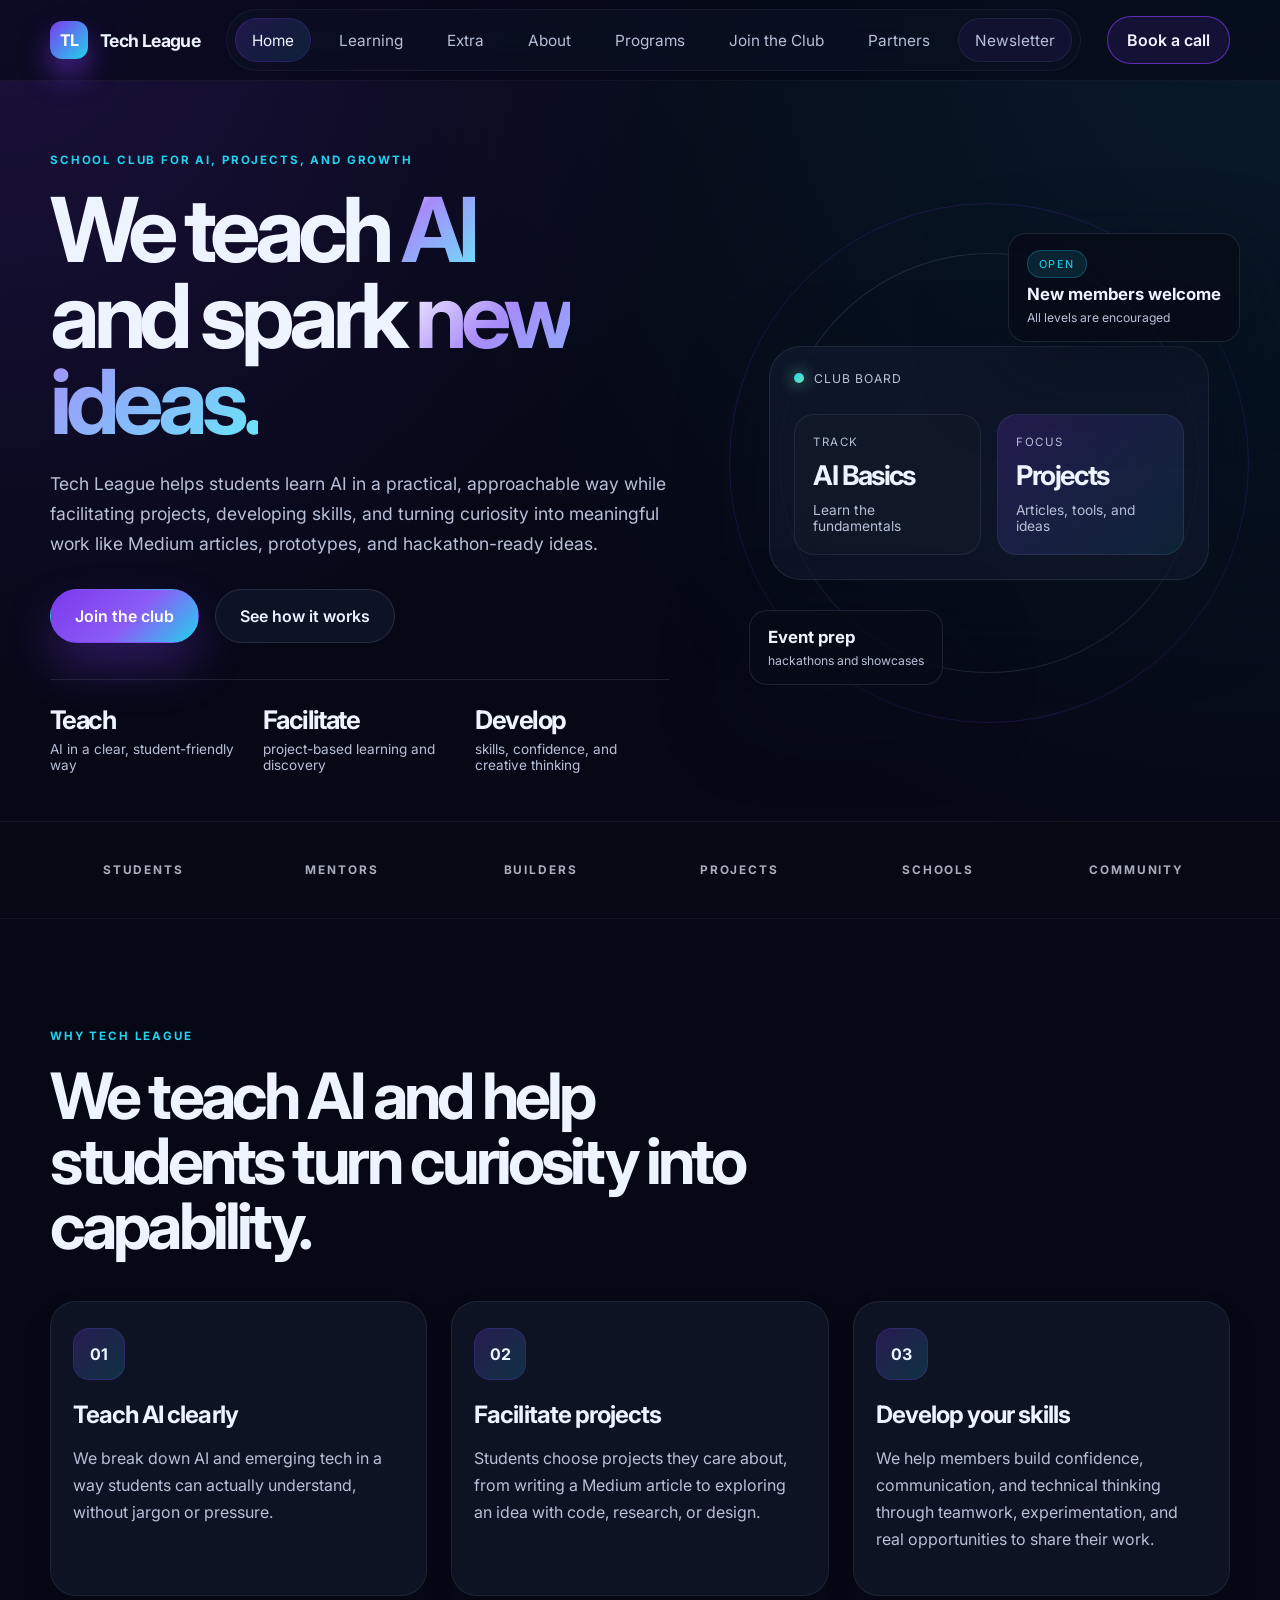
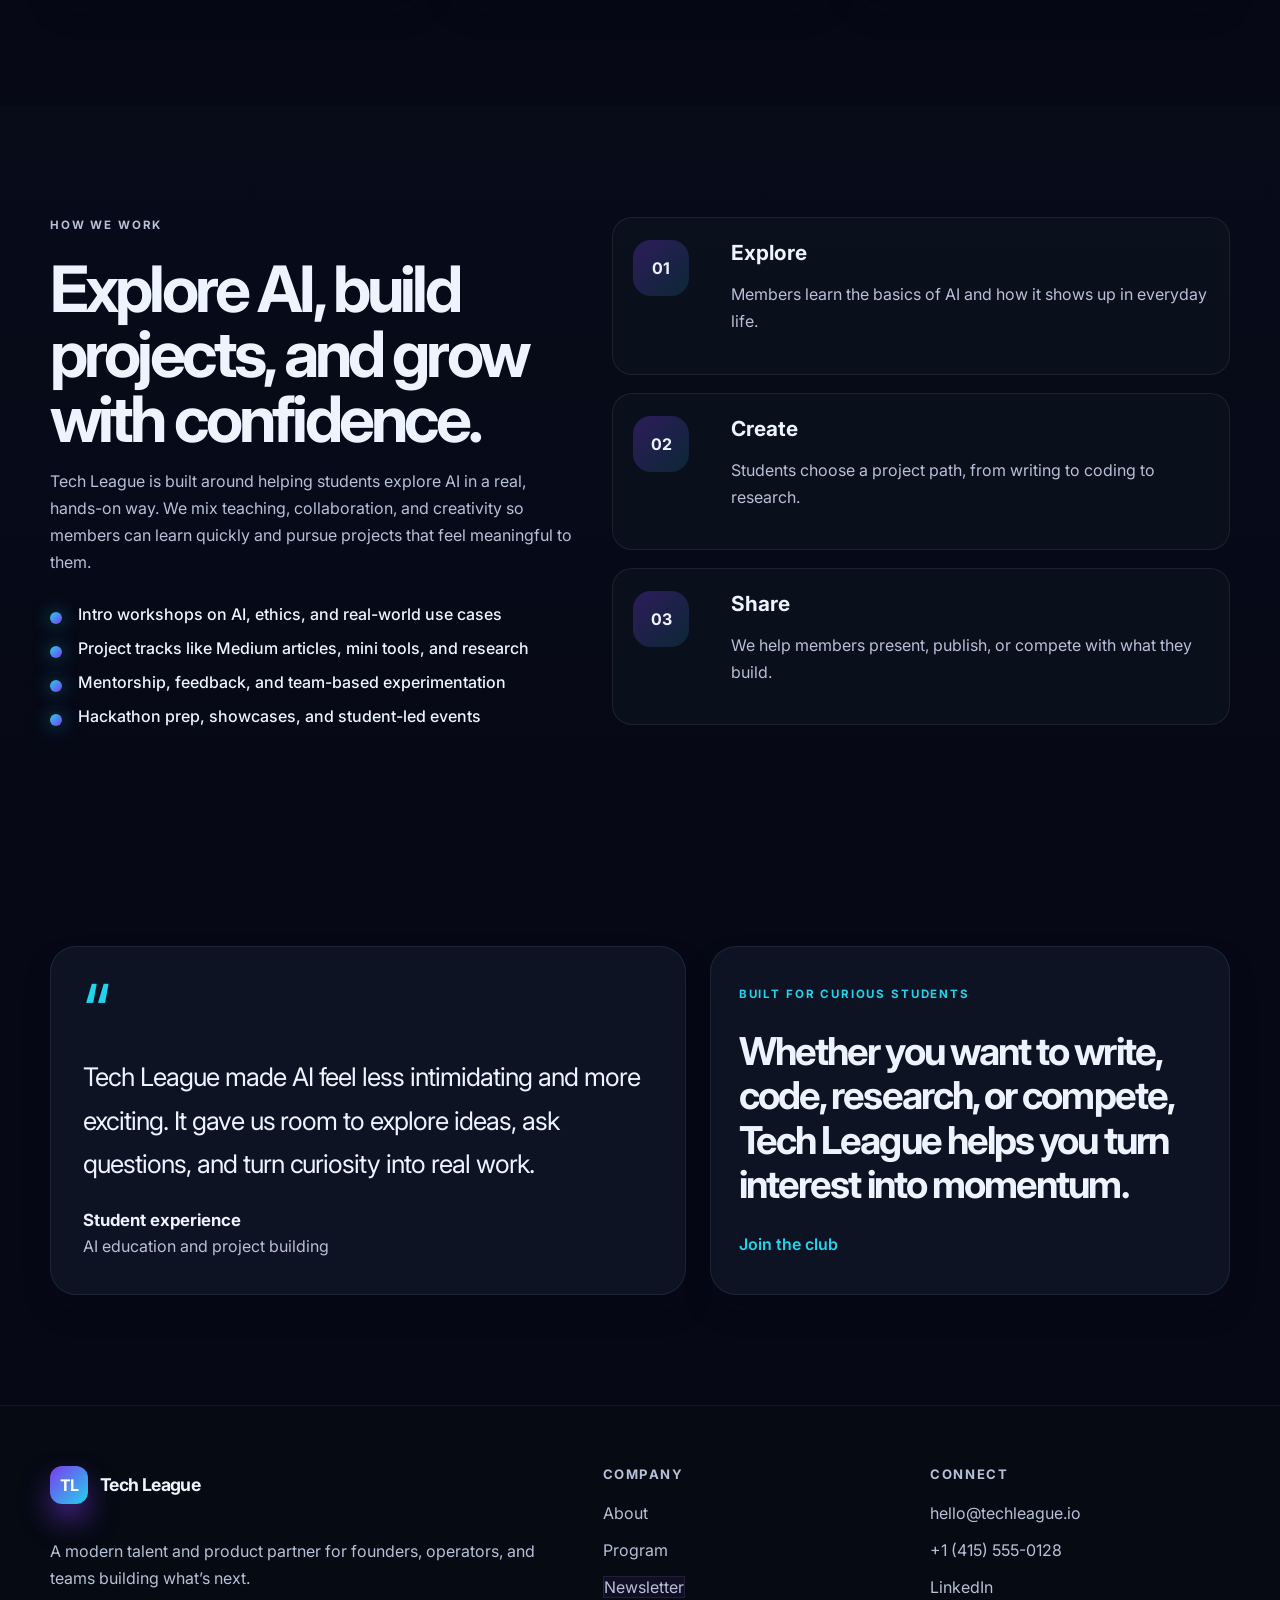
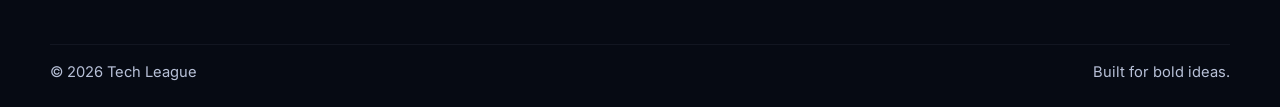
<file: index.html>
<!DOCTYPE html>
<html lang="en">
  <head>
    <meta charset="UTF-8" />
    <meta name="viewport" content="width=device-width, initial-scale=1.0" />
    <title>Tech League | Build the Future</title>
    <meta
      name="description"
      content="Tech League helps founders, teams, and organizations build high-performing digital products and standout technical talent."
    />
    <link rel="preconnect" href="https://fonts.googleapis.com" />
    <link rel="preconnect" href="https://fonts.gstatic.com" crossorigin />
    <link
      href="https://fonts.googleapis.com/css2?family=Inter:wght@400;500;600;700;800;900&display=swap"
      rel="stylesheet"
    />
    <link rel="stylesheet" href="style.css" />
  </head>
  <body>
    <div class="page-shell">
      <header class="site-header">
        <div class="container nav-wrap">
          <a class="brand" href="#top" aria-label="Tech League home">
            <span class="brand-mark">TL</span>
            <span class="brand-text">Tech League</span>
          </a>

          <nav class="main-nav" aria-label="Main navigation">
            <a href="index.html" class="active">Home</a>
            <a href="learning.html">Learning</a>
            <a href="extra.html">Extra</a>
            <a href="about.html">About</a>
            <a href="programs.html">Programs</a>
            <a href="join.html">Join the Club</a>
            <a href="partners.html">Partners</a>
            <a href="newsletter.html" class="newsletter-link">Newsletter</a>
          </nav>

          <a class="nav-cta" href="#contact">Book a call</a>
        </div>
      </header>

      <main id="top">
        <section class="hero">
          <div class="container hero-grid">
            <div class="hero-copy reveal">
              <p class="eyebrow">School club for AI, projects, and growth</p>
              <h1>
                We teach <span>AI</span><br />
                and spark <span class="soft-highlight">new ideas.</span>
              </h1>
              <p class="lead">
                Tech League helps students learn AI in a practical, approachable way while
                facilitating projects, developing skills, and turning curiosity into meaningful
                work like Medium articles, prototypes, and hackathon-ready ideas.
              </p>

              <div class="cta-row">
                <a class="button primary" href="join.html">Join the club</a>
                <a class="button secondary" href="programs.html">See how it works</a>
              </div>

              <div class="stat-row">
                <div>
                  <strong>Teach</strong>
                  <span>AI in a clear, student-friendly way</span>
                </div>
                <div>
                  <strong>Facilitate</strong>
                  <span>project-based learning and discovery</span>
                </div>
                <div>
                  <strong>Develop</strong>
                  <span>skills, confidence, and creative thinking</span>
                </div>
              </div>
            </div>

            <div class="hero-visual reveal">
              <div class="orbit orbit-one"></div>
              <div class="orbit orbit-two"></div>

              <div class="showcase-panel primary-panel">
                <div class="panel-topline">
                  <span class="dot"></span>
                  <span>Club board</span>
                </div>
                <div class="panel-stack">
                  <div class="mini-card">
                    <small>Track</small>
                    <strong>AI Basics</strong>
                    <span>Learn the fundamentals</span>
                  </div>
                  <div class="mini-card accent">
                    <small>Focus</small>
                    <strong>Projects</strong>
                    <span>Articles, tools, and ideas</span>
                  </div>
                </div>
              </div>

              <div class="floating-badge badge-one">
                <span class="soft-pill">Open</span>
                <strong>New members welcome</strong>
                <small>All levels are encouraged</small>
              </div>

              <div class="floating-badge badge-two">
                <strong>Event prep</strong>
                <small>hackathons and showcases</small>
              </div>
            </div>
          </div>
        </section>

        <section class="logo-strip">
          <div class="container logo-row" aria-label="Partner brands">
            <span>Students</span>
            <span>Mentors</span>
            <span>Builders</span>
            <span>Projects</span>
            <span>Schools</span>
            <span>Community</span>
          </div>
        </section>

        <section class="section" id="about">
          <div class="container">
            <div class="section-head reveal">
              <p class="eyebrow">Why Tech League</p>
              <h2>We teach AI and help students turn curiosity into capability.</h2>
            </div>

            <div class="feature-grid">
              <article class="feature-card reveal">
                <div class="icon-wrap">01</div>
                <h3>Teach AI clearly</h3>
                <p>
                  We break down AI and emerging tech in a way students can actually understand,
                  without jargon or pressure.
                </p>
              </article>

              <article class="feature-card reveal">
                <div class="icon-wrap">02</div>
                <h3>Facilitate projects</h3>
                <p>
                  Students choose projects they care about, from writing a Medium article to
                  exploring an idea with code, research, or design.
                </p>
              </article>

              <article class="feature-card reveal">
                <div class="icon-wrap">03</div>
                <h3>Develop your skills</h3>
                <p>
                  We help members build confidence, communication, and technical thinking through
                  teamwork, experimentation, and real opportunities to share their work.
                </p>
              </article>
            </div>
          </div>
        </section>

        <section class="section alt" id="program">
          <div class="container split-layout">
            <div class="section-copy reveal">
              <p class="eyebrow">How we work</p>
              <h2>Explore AI, build projects, and grow with confidence.</h2>
              <p>
                Tech League is built around helping students explore AI in a real, hands-on way.
                We mix teaching, collaboration, and creativity so members can learn quickly and
                pursue projects that feel meaningful to them.
              </p>
              <ul class="check-list">
                <li>Intro workshops on AI, ethics, and real-world use cases</li>
                <li>Project tracks like Medium articles, mini tools, and research</li>
                <li>Mentorship, feedback, and team-based experimentation</li>
                <li>Hackathon prep, showcases, and student-led events</li>
              </ul>
            </div>

            <div class="process-list reveal">
              <div class="process-step">
                <span class="step-number">01</span>
                <div>
                  <h3>Explore</h3>
                  <p>Members learn the basics of AI and how it shows up in everyday life.</p>
                </div>
              </div>

              <div class="process-step">
                <span class="step-number">02</span>
                <div>
                  <h3>Create</h3>
                  <p>Students choose a project path, from writing to coding to research.</p>
                </div>
              </div>

              <div class="process-step">
                <span class="step-number">03</span>
                <div>
                  <h3>Share</h3>
                  <p>We help members present, publish, or compete with what they build.</p>
                </div>
              </div>
            </div>
          </div>
        </section>

        <section class="section testimonial-section" id="partners">
          <div class="container testimonial-layout">
            <div class="quote-card reveal">
              <p class="quote-mark">“</p>
              <p class="quote-text">
                Tech League made AI feel less intimidating and more exciting. It gave us room to
                explore ideas, ask questions, and turn curiosity into real work.
              </p>
              <div class="quote-person">
                <strong>Student experience</strong>
                <span>AI education and project building</span>
              </div>
            </div>

            <div class="mini-panel reveal">
              <p class="eyebrow">Built for curious students</p>
              <h3>Whether you want to write, code, research, or compete, Tech League helps you turn interest into momentum.</h3>
              <a href="join.html" class="text-link">Join the club</a>
            </div>
          </div>
        </section>
      </main>

      <footer class="site-footer" id="contact">
        <div class="container footer-grid">
          <div>
            <a class="brand footer-brand" href="#top">
              <span class="brand-mark">TL</span>
              <span class="brand-text">Tech League</span>
            </a>
            <p>
              A modern talent and product partner for founders, operators, and teams building what’s next.
            </p>
          </div>

          <div>
            <h4>Company</h4>
            <ul>
              <li><a href="#about">About</a></li>
              <li><a href="#program">Program</a></li>
              <li><a href="newsletter.html" class="newsletter-link">Newsletter</a></li>
            </ul>
          </div>

          <div>
            <h4>Connect</h4>
            <ul>
              <li><a href="mailto:hello@techleague.io">hello@techleague.io</a></li>
              <li><a href="tel:+14155550128">+1 (415) 555-0128</a></li>
              <li><a href="#">LinkedIn</a></li>
            </ul>
          </div>
        </div>

        <div class="container bottom-bar">
          <span>© <span id="year"></span> Tech League</span>
          <span>Built for bold ideas.</span>
        </div>
      </footer>
    </div>

    <script src="index.js"></script>
  </body>
</html>
</file>
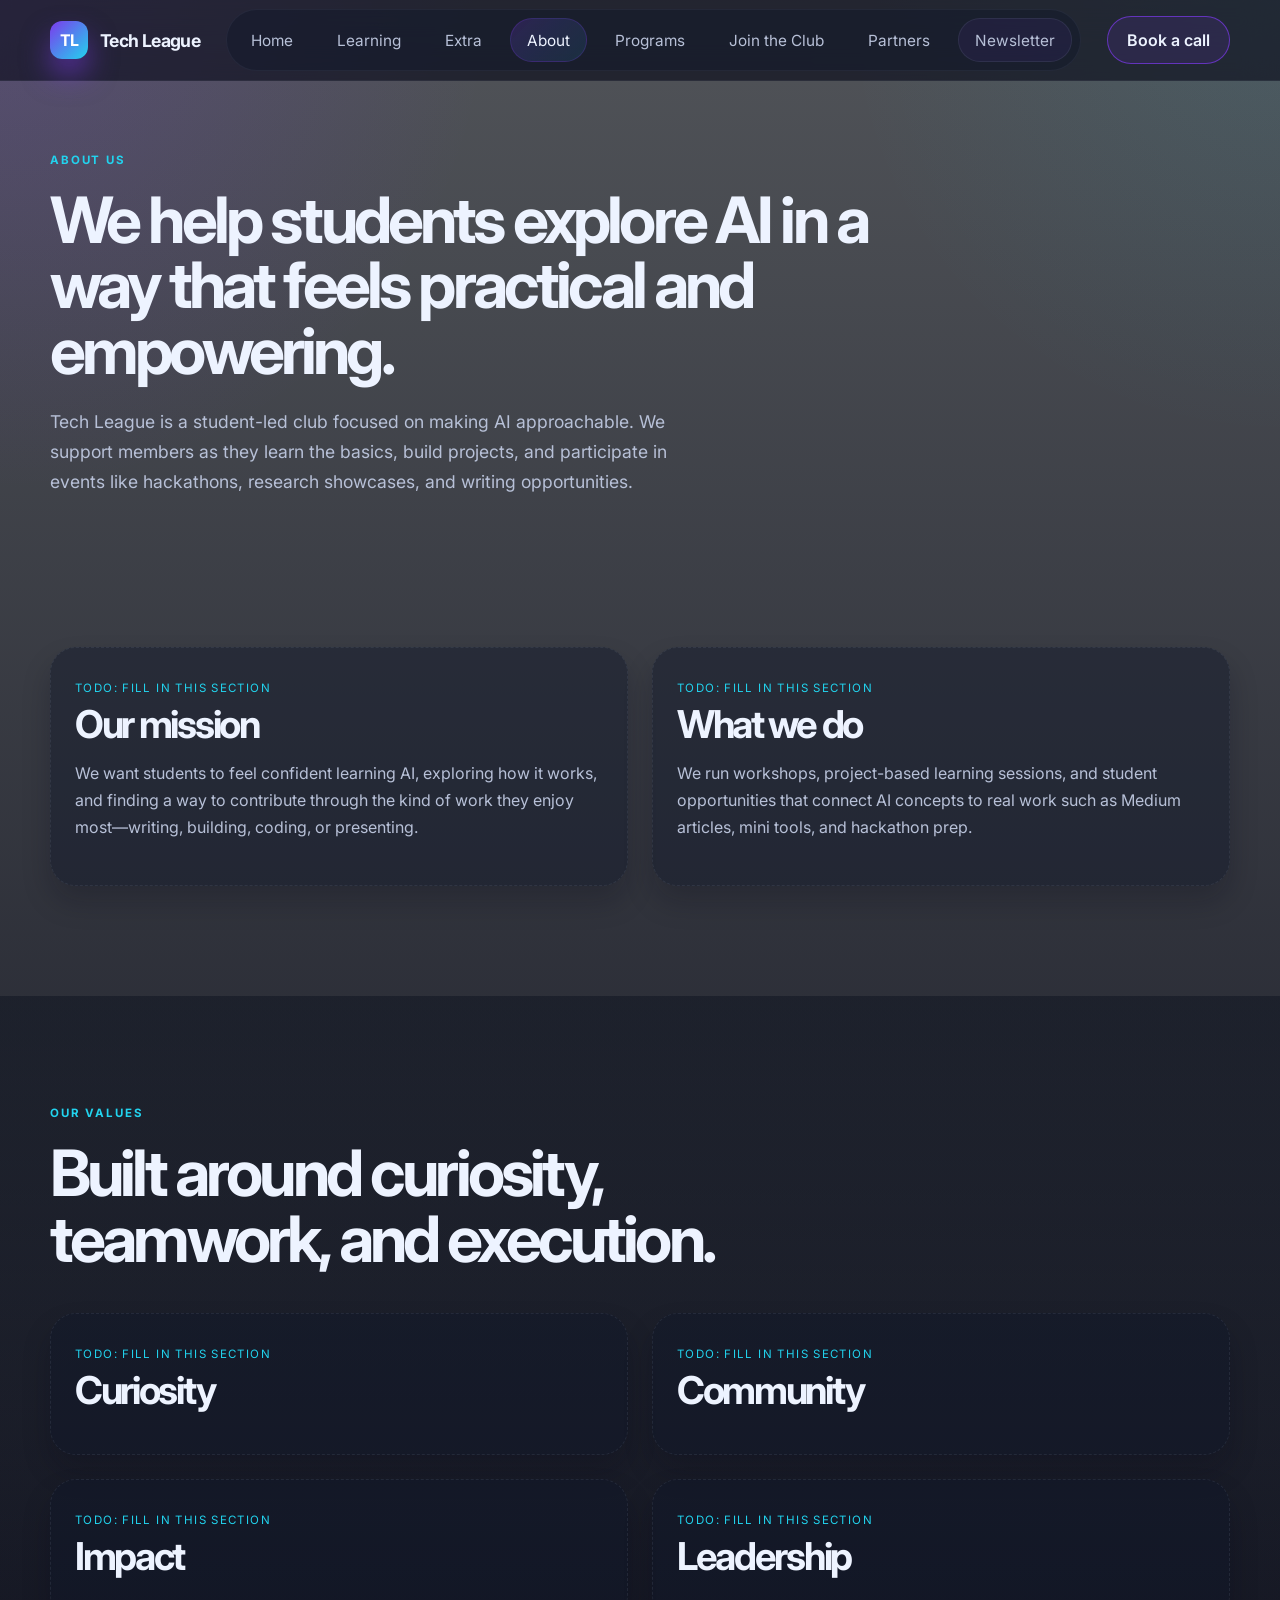
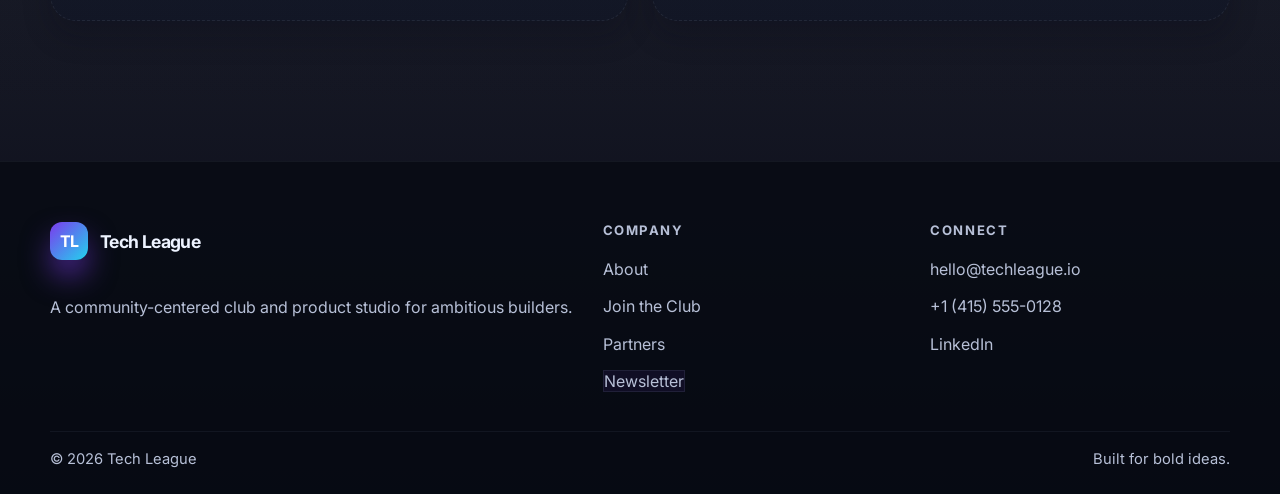
<file: about.html>
<!DOCTYPE html>
<html lang="en">
  <head>
    <meta charset="UTF-8" />
    <meta name="viewport" content="width=device-width, initial-scale=1.0" />
    <title>About | Tech League</title>
    <meta name="description" content="About Tech League." />
    <link rel="preconnect" href="https://fonts.googleapis.com" />
    <link rel="preconnect" href="https://fonts.gstatic.com" crossorigin />
    <link
      href="https://fonts.googleapis.com/css2?family=Inter:wght@400;500;600;700;800;900&display=swap"
      rel="stylesheet"
    />
    <link rel="stylesheet" href="style.css" />
  </head>
  <body class="subpage-shell">
    <header class="site-header">
      <div class="container nav-wrap">
        <a class="brand" href="index.html" aria-label="Tech League home">
          <span class="brand-mark">TL</span>
          <span class="brand-text">Tech League</span>
        </a>

        <nav class="main-nav" aria-label="Main navigation">
          <a href="index.html">Home</a>
          <a href="learning.html">Learning</a>
          <a href="extra.html">Extra</a>
          <a href="about.html" class="active">About</a>
          <a href="programs.html">Programs</a>
          <a href="join.html">Join the Club</a>
          <a href="partners.html">Partners</a>
          <a href="newsletter.html" class="newsletter-link">Newsletter</a>
        </nav>

        <a class="nav-cta" href="index.html#contact">Book a call</a>
      </div>
    </header>

    <main class="subpage-main">
      <section class="subpage-hero">
        <div class="container">
          <p class="eyebrow">About us</p>
          <h1>We help students explore AI in a way that feels practical and empowering.</h1>
          <p class="lead">
            Tech League is a student-led club focused on making AI approachable. We support members
            as they learn the basics, build projects, and participate in events like hackathons,
            research showcases, and writing opportunities.
          </p>
        </div>
      </section>

      <section class="section">
        <div class="container content-grid">
          <article class="content-card placeholder">
            <h2>Our mission</h2>
            <p>
              We want students to feel confident learning AI, exploring how it works, and finding a
              way to contribute through the kind of work they enjoy most—writing, building, coding,
              or presenting.
            </p>
          </article>

          <article class="content-card placeholder">
            <h2>What we do</h2>
            <p>
              We run workshops, project-based learning sessions, and student opportunities that connect
              AI concepts to real work such as Medium articles, mini tools, and hackathon prep.
            </p>
          </article>
        </div>
      </section>

      <section class="section alt">
        <div class="container">
          <div class="section-head">
            <p class="eyebrow">Our values</p>
            <h2>Built around curiosity, teamwork, and execution.</h2>
          </div>

          <div class="content-grid">
            <article class="content-card placeholder">
              <h2>Curiosity</h2>
              <p>
                <!-- TODO: Add a sentence about encouraging experimentation and learning by doing. -->
              </p>
            </article>

            <article class="content-card placeholder">
              <h2>Community</h2>
              <p>
                <!-- TODO: Add a sentence about collaboration, mentorship, and inclusion. -->
              </p>
            </article>

            <article class="content-card placeholder">
              <h2>Impact</h2>
              <p>
                <!-- TODO: Add a sentence about real-world projects and measurable growth. -->
              </p>
            </article>

            <article class="content-card placeholder">
              <h2>Leadership</h2>
              <p>
                <!-- TODO: Add a sentence about teaching students to lead, organize, and take initiative. -->
              </p>
            </article>
          </div>
        </div>
      </section>
    </main>

    <footer class="site-footer" id="contact">
      <div class="container footer-grid">
        <div>
          <a class="brand footer-brand" href="index.html">
            <span class="brand-mark">TL</span>
            <span class="brand-text">Tech League</span>
          </a>
          <p>
            <!-- TODO: Add a short footer description. -->
            A community-centered club and product studio for ambitious builders.
          </p>
        </div>

        <div>
          <h4>Company</h4>
          <ul>
            <li><a href="about.html">About</a></li>
            <li><a href="join.html">Join the Club</a></li>
            <li><a href="partners.html">Partners</a></li>
            <li><a href="newsletter.html" class="newsletter-link">Newsletter</a></li>
          </ul>
        </div>

        <div>
          <h4>Connect</h4>
          <ul>
            <li><a href="mailto:hello@techleague.io">hello@techleague.io</a></li>
            <li><a href="tel:+14155550128">+1 (415) 555-0128</a></li>
            <li><a href="#">LinkedIn</a></li>
          </ul>
        </div>
      </div>

      <div class="container bottom-bar">
        <span>© <span id="year"></span> Tech League</span>
        <span>Built for bold ideas.</span>
      </div>
    </footer>

    <script src="index.js"></script>
  </body>
</html>
</file>
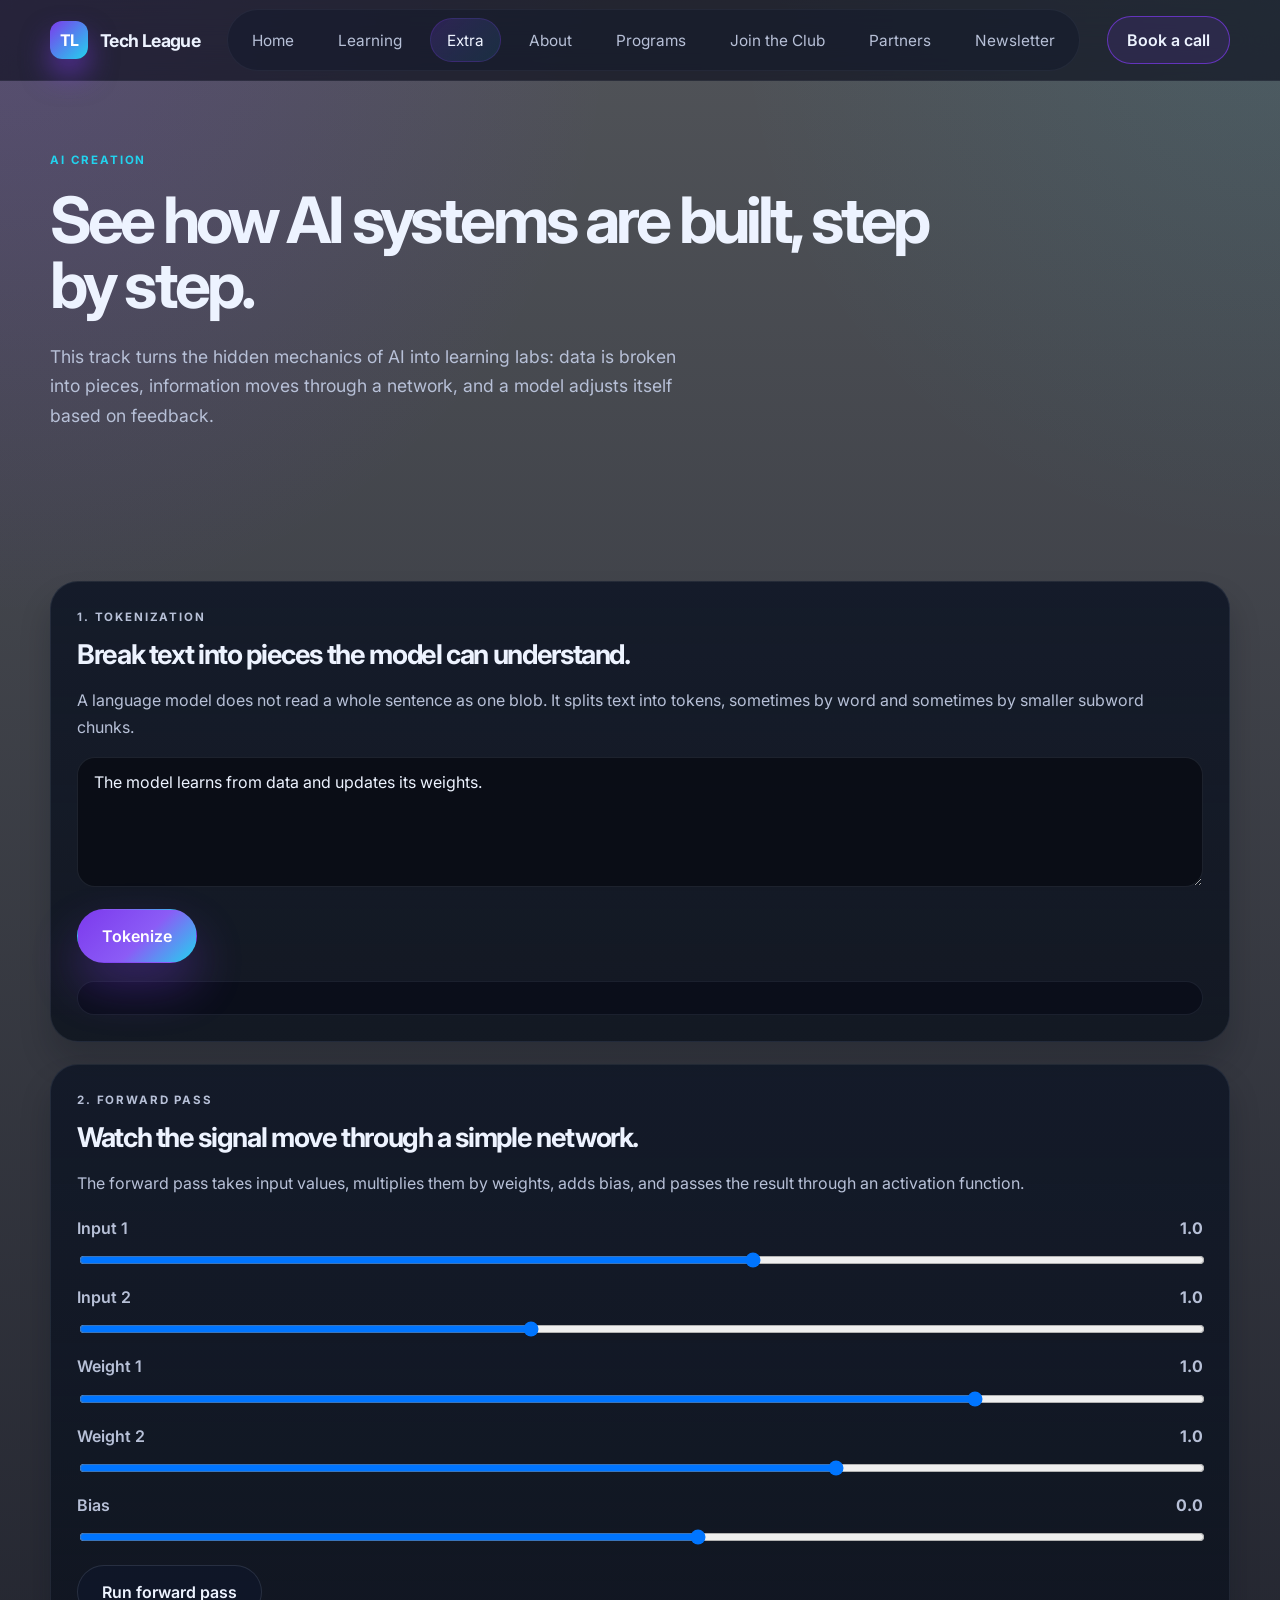
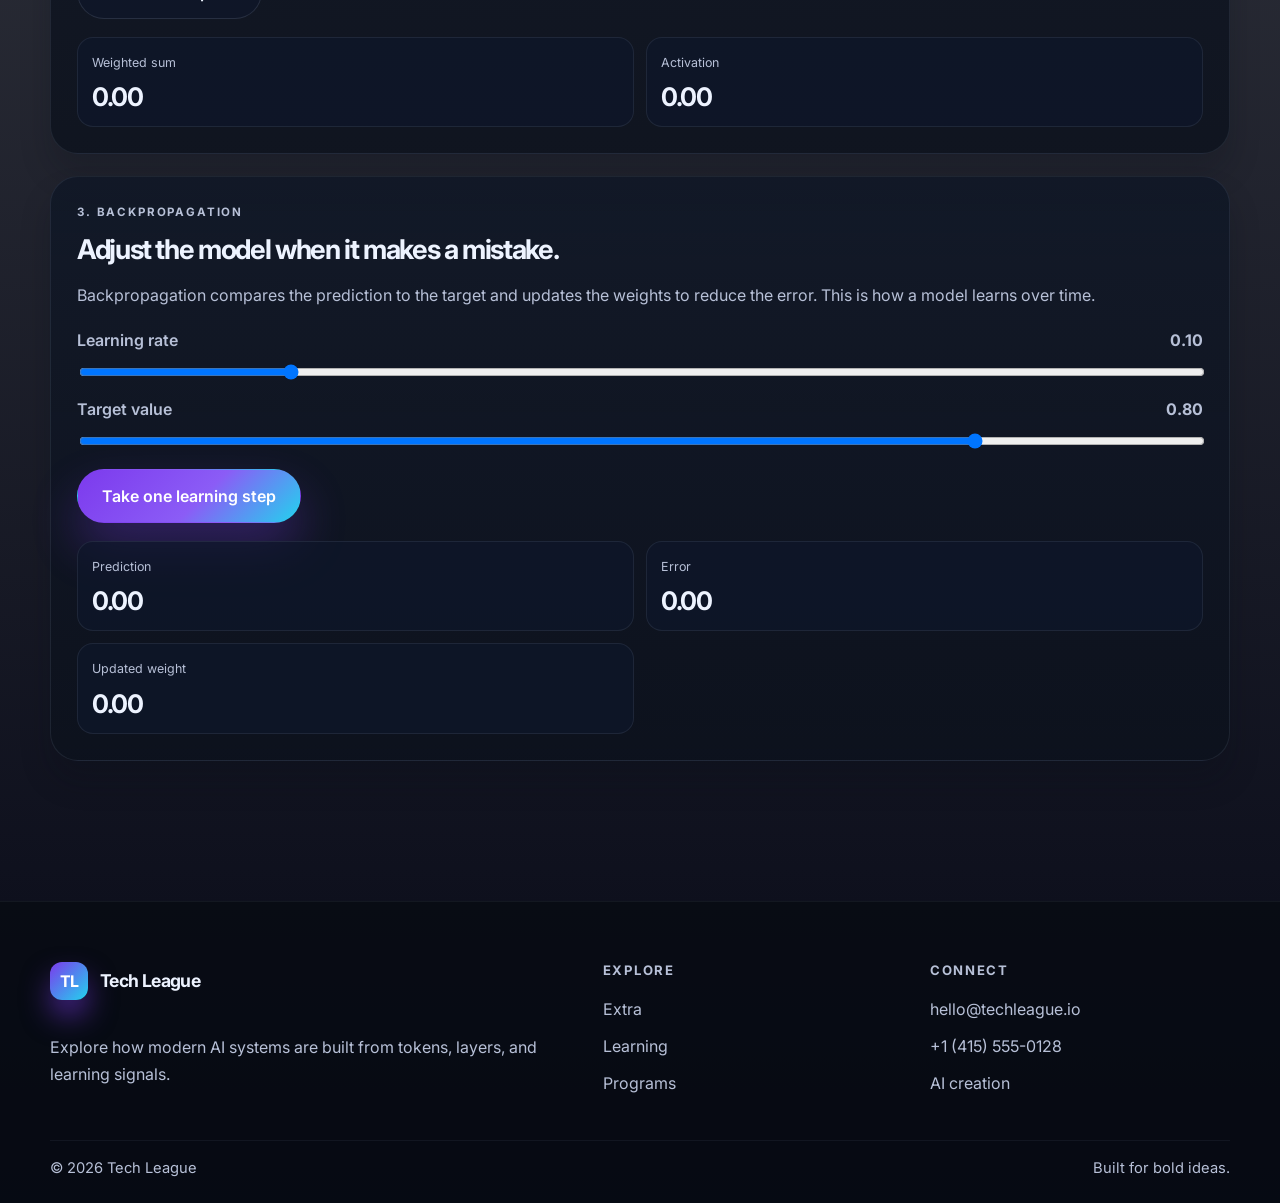
<file: ai-creation.html>
<!DOCTYPE html>
<html lang="en">
  <head>
    <meta charset="UTF-8" />
    <meta name="viewport" content="width=device-width, initial-scale=1.0" />
    <title>AI Creation | Tech League</title>
    <meta name="description" content="AI Creation learning path covering tokenization, forward pass, and backpropagation." />
    <link rel="preconnect" href="https://fonts.googleapis.com" />
    <link rel="preconnect" href="https://fonts.gstatic.com" crossorigin />
    <link
      href="https://fonts.googleapis.com/css2?family=Inter:wght@400;500;600;700;800;900&display=swap"
      rel="stylesheet"
    />
    <link rel="stylesheet" href="style.css" />
  </head>
  <body class="subpage-shell">
    <header class="site-header">
      <div class="container nav-wrap">
        <a class="brand" href="index.html" aria-label="Tech League home">
          <span class="brand-mark">TL</span>
          <span class="brand-text">Tech League</span>
        </a>

        <nav class="main-nav" aria-label="Main navigation">
          <a href="index.html">Home</a>
          <a href="learning.html">Learning</a>
          <a href="extra.html" class="active">Extra</a>
          <a href="about.html">About</a>
          <a href="programs.html">Programs</a>
          <a href="join.html">Join the Club</a>
          <a href="partners.html">Partners</a>
          <a href="newsletter.html">Newsletter</a>
        </nav>

        <a class="nav-cta" href="index.html#contact">Book a call</a>
      </div>
    </header>

    <main class="subpage-main">
      <section class="subpage-hero">
        <div class="container">
          <p class="eyebrow">AI Creation</p>
          <h1>See how AI systems are built, step by step.</h1>
          <p class="lead">
            This track turns the hidden mechanics of AI into learning labs: data is broken into pieces,
            information moves through a network, and a model adjusts itself based on feedback.
          </p>
        </div>
      </section>

      <section class="section">
        <div class="container interactive-lab">
          <article class="lab-card">
            <p class="eyebrow">1. Tokenization</p>
            <h3>Break text into pieces the model can understand.</h3>
            <p>
              A language model does not read a whole sentence as one blob. It splits text into tokens,
              sometimes by word and sometimes by smaller subword chunks.
            </p>
            <textarea id="tokenizer-input">The model learns from data and updates its weights.</textarea>
            <div class="lab-actions">
              <button type="button" class="button primary" id="tokenize-button">Tokenize</button>
            </div>
            <div id="token-output" class="token-output"></div>
          </article>

          <article class="lab-card">
            <p class="eyebrow">2. Forward pass</p>
            <h3>Watch the signal move through a simple network.</h3>
            <p>
              The forward pass takes input values, multiplies them by weights, adds bias, and passes the
              result through an activation function.
            </p>

            <div class="range-grid">
              <label>
                <span>Input 1 <strong id="input-1-label">1.0</strong></span>
                <input id="forward-x1" type="range" min="0" max="2" step="0.1" value="1.2" />
              </label>
              <label>
                <span>Input 2 <strong id="input-2-label">1.0</strong></span>
                <input id="forward-x2" type="range" min="0" max="2" step="0.1" value="0.8" />
              </label>
              <label>
                <span>Weight 1 <strong id="weight-1-label">1.0</strong></span>
                <input id="forward-w1" type="range" min="-2" max="2" step="0.1" value="1.2" />
              </label>
              <label>
                <span>Weight 2 <strong id="weight-2-label">1.0</strong></span>
                <input id="forward-w2" type="range" min="-2" max="2" step="0.1" value="0.7" />
              </label>
              <label>
                <span>Bias <strong id="bias-label">0.0</strong></span>
                <input id="forward-bias" type="range" min="-2" max="2" step="0.1" value="0.2" />
              </label>
            </div>

            <div class="lab-actions">
              <button type="button" class="button secondary" id="forward-run">Run forward pass</button>
            </div>

            <div class="metric-row">
              <div class="metric-box">
                <span>Weighted sum</span>
                <strong id="forward-sum">0.00</strong>
              </div>
              <div class="metric-box">
                <span>Activation</span>
                <strong id="forward-output">0.00</strong>
              </div>
            </div>
          </article>

          <article class="lab-card">
            <p class="eyebrow">3. Backpropagation</p>
            <h3>Adjust the model when it makes a mistake.</h3>
            <p>
              Backpropagation compares the prediction to the target and updates the weights to reduce the
              error. This is how a model learns over time.
            </p>

            <div class="range-grid">
              <label>
                <span>Learning rate <strong id="lr-label">0.10</strong></span>
                <input id="learning-rate" type="range" min="0.01" max="0.5" step="0.01" value="0.1" />
              </label>
              <label>
                <span>Target value <strong id="target-label">0.80</strong></span>
                <input id="target-value" type="range" min="0" max="1" step="0.05" value="0.8" />
              </label>
            </div>

            <div class="lab-actions">
              <button type="button" class="button primary" id="train-step">Take one learning step</button>
            </div>

            <div class="metric-row">
              <div class="metric-box">
                <span>Prediction</span>
                <strong id="prediction-value">0.00</strong>
              </div>
              <div class="metric-box">
                <span>Error</span>
                <strong id="error-value">0.00</strong>
              </div>
              <div class="metric-box">
                <span>Updated weight</span>
                <strong id="weight-value">0.00</strong>
              </div>
            </div>
          </article>
        </div>
      </section>
    </main>

    <footer class="site-footer" id="contact">
      <div class="container footer-grid">
        <div>
          <a class="brand footer-brand" href="index.html">
            <span class="brand-mark">TL</span>
            <span class="brand-text">Tech League</span>
          </a>
          <p>
            Explore how modern AI systems are built from tokens, layers, and learning signals.
          </p>
        </div>

        <div>
          <h4>Explore</h4>
          <ul>
            <li><a href="extra.html">Extra</a></li>
            <li><a href="learning.html">Learning</a></li>
            <li><a href="programs.html">Programs</a></li>
          </ul>
        </div>

        <div>
          <h4>Connect</h4>
          <ul>
            <li><a href="mailto:hello@techleague.io">hello@techleague.io</a></li>
            <li><a href="tel:+14155550128">+1 (415) 555-0128</a></li>
            <li><a href="#">AI creation</a></li>
          </ul>
        </div>
      </div>

      <div class="container bottom-bar">
        <span>© <span id="year"></span> Tech League</span>
        <span>Built for bold ideas.</span>
      </div>
    </footer>

    <script src="index.js"></script>
  </body>
</html>
</file>
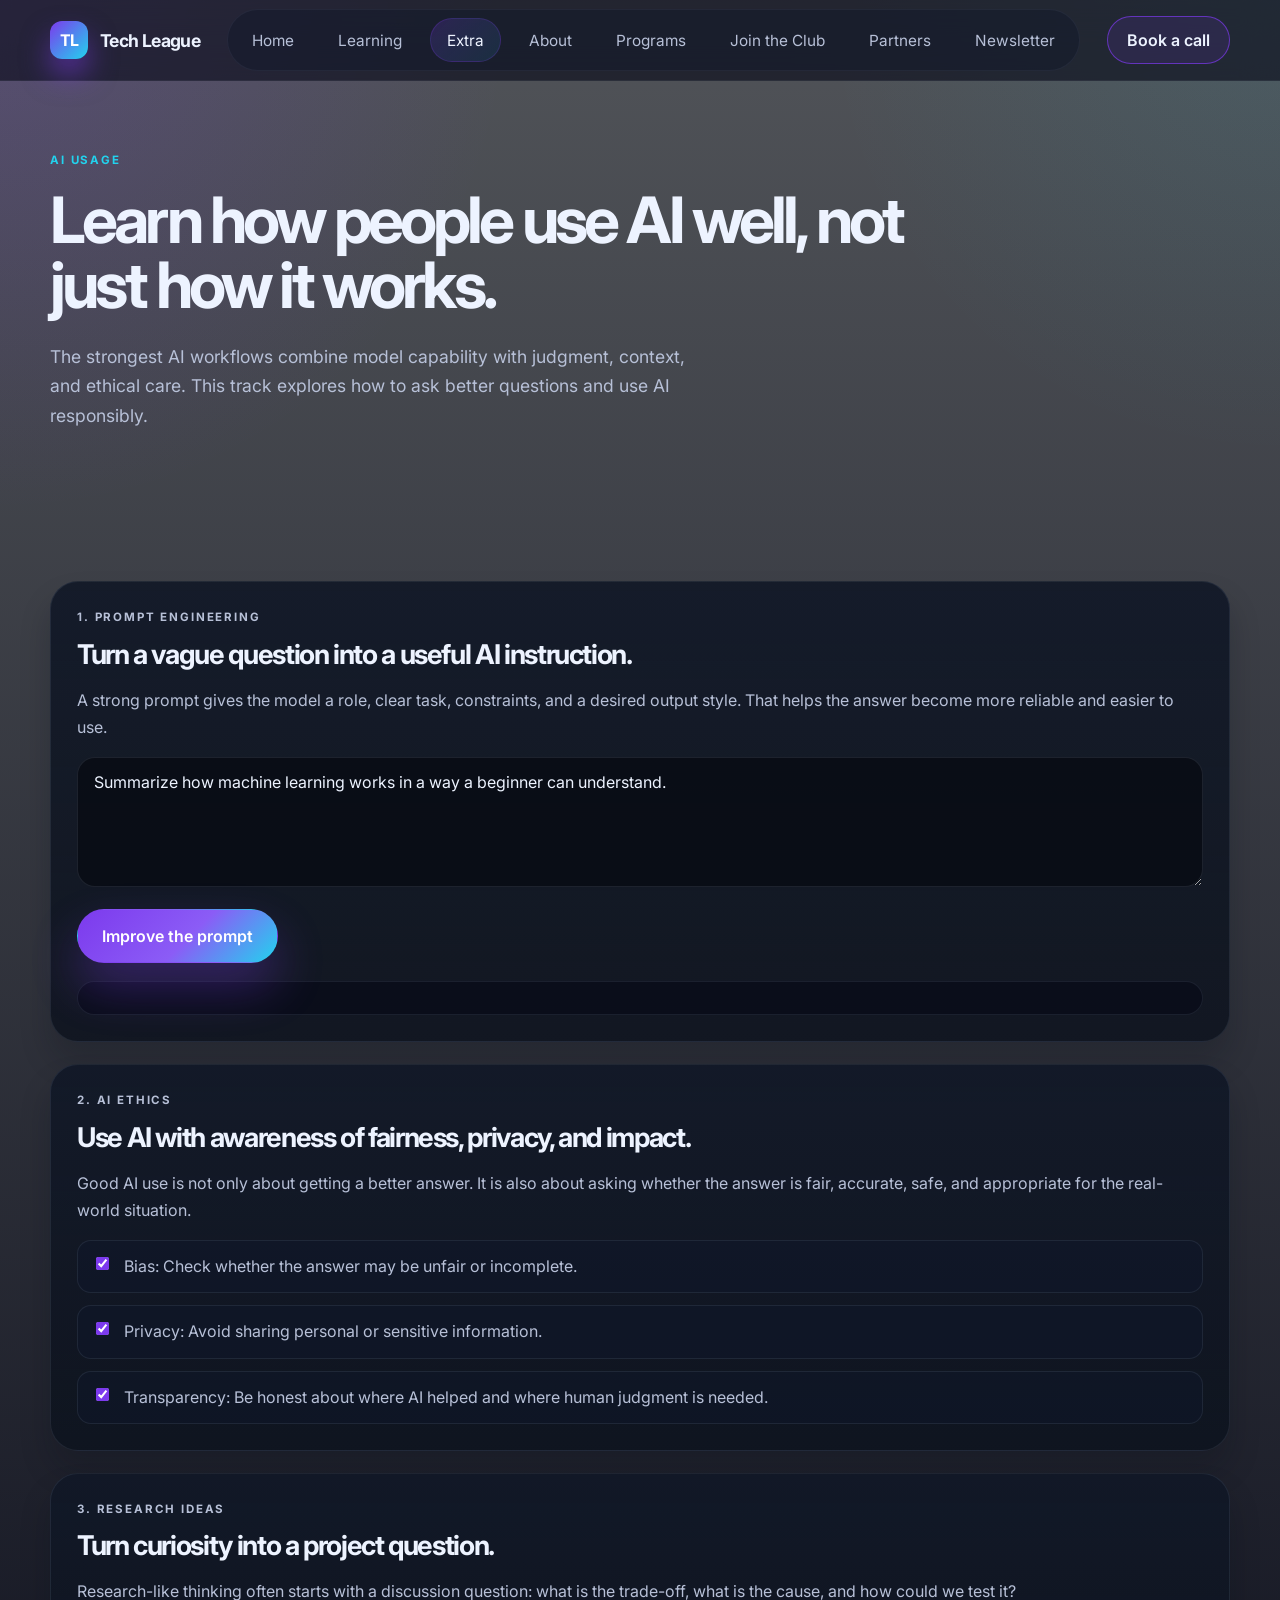
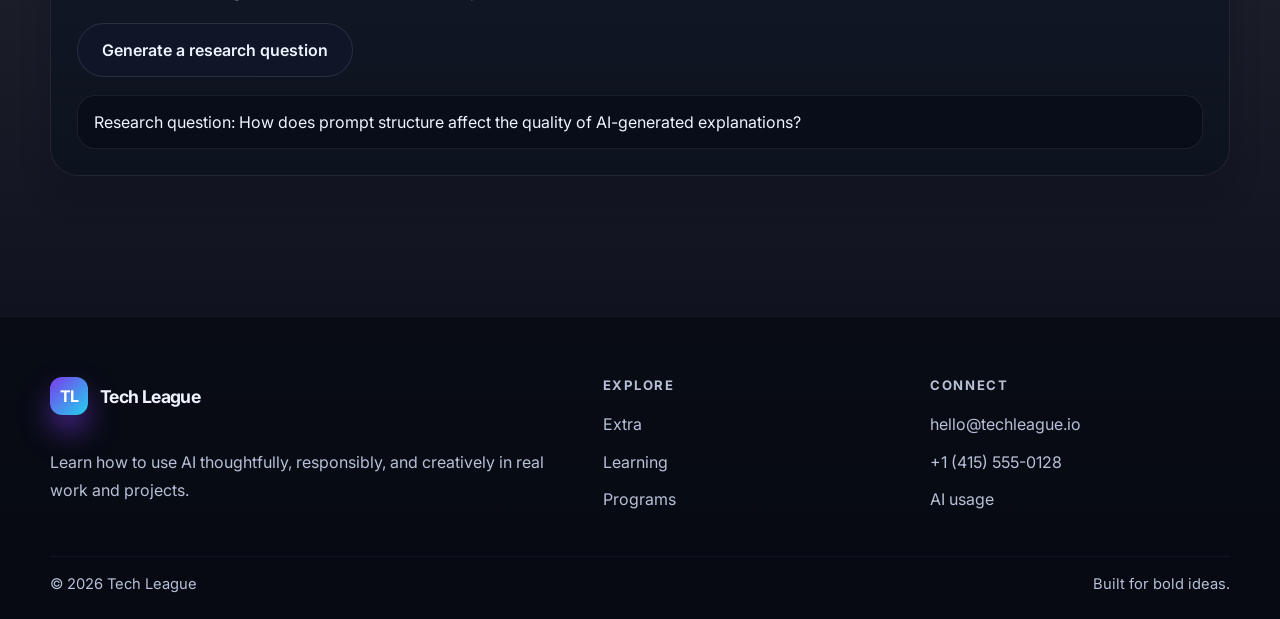
<file: ai-usage.html>
<!DOCTYPE html>
<html lang="en">
  <head>
    <meta charset="UTF-8" />
    <meta name="viewport" content="width=device-width, initial-scale=1.0" />
    <title>AI Usage | Tech League</title>
    <meta name="description" content="AI Usage learning path covering ethics, prompt engineering, and research ideas." />
    <link rel="preconnect" href="https://fonts.googleapis.com" />
    <link rel="preconnect" href="https://fonts.gstatic.com" crossorigin />
    <link
      href="https://fonts.googleapis.com/css2?family=Inter:wght@400;500;600;700;800;900&display=swap"
      rel="stylesheet"
    />
    <link rel="stylesheet" href="style.css" />
  </head>
  <body class="subpage-shell">
    <header class="site-header">
      <div class="container nav-wrap">
        <a class="brand" href="index.html" aria-label="Tech League home">
          <span class="brand-mark">TL</span>
          <span class="brand-text">Tech League</span>
        </a>

        <nav class="main-nav" aria-label="Main navigation">
          <a href="index.html">Home</a>
          <a href="learning.html">Learning</a>
          <a href="extra.html" class="active">Extra</a>
          <a href="about.html">About</a>
          <a href="programs.html">Programs</a>
          <a href="join.html">Join the Club</a>
          <a href="partners.html">Partners</a>
          <a href="newsletter.html">Newsletter</a>
        </nav>

        <a class="nav-cta" href="index.html#contact">Book a call</a>
      </div>
    </header>

    <main class="subpage-main">
      <section class="subpage-hero">
        <div class="container">
          <p class="eyebrow">AI Usage</p>
          <h1>Learn how people use AI well, not just how it works.</h1>
          <p class="lead">
            The strongest AI workflows combine model capability with judgment, context, and ethical care.
            This track explores how to ask better questions and use AI responsibly.
          </p>
        </div>
      </section>

      <section class="section">
        <div class="container interactive-lab">
          <article class="lab-card">
            <p class="eyebrow">1. Prompt engineering</p>
            <h3>Turn a vague question into a useful AI instruction.</h3>
            <p>
              A strong prompt gives the model a role, clear task, constraints, and a desired output style.
              That helps the answer become more reliable and easier to use.
            </p>
            <textarea id="prompt-input">Summarize how machine learning works in a way a beginner can understand.</textarea>
            <div class="lab-actions">
              <button type="button" class="button primary" id="improve-prompt">Improve the prompt</button>
            </div>
            <div id="prompt-output" class="prompt-preview"></div>
          </article>

          <article class="lab-card">
            <p class="eyebrow">2. AI ethics</p>
            <h3>Use AI with awareness of fairness, privacy, and impact.</h3>
            <p>
              Good AI use is not only about getting a better answer. It is also about asking whether the
              answer is fair, accurate, safe, and appropriate for the real-world situation.
            </p>

            <div class="ethics-list">
              <label class="ethic-item"><input type="checkbox" checked /> Bias: Check whether the answer may be unfair or incomplete.</label>
              <label class="ethic-item"><input type="checkbox" checked /> Privacy: Avoid sharing personal or sensitive information.</label>
              <label class="ethic-item"><input type="checkbox" checked /> Transparency: Be honest about where AI helped and where human judgment is needed.</label>
            </div>
          </article>

          <article class="lab-card">
            <p class="eyebrow">3. Research ideas</p>
            <h3>Turn curiosity into a project question.</h3>
            <p>
              Research-like thinking often starts with a discussion question: what is the trade-off, what is
              the cause, and how could we test it?
            </p>
            <div class="lab-actions">
              <button type="button" class="button secondary" id="research-button">Generate a research question</button>
            </div>
            <div id="research-output" class="code-box">Research question: How does prompt structure affect the quality of AI-generated explanations?</div>
          </article>
        </div>
      </section>
    </main>

    <footer class="site-footer" id="contact">
      <div class="container footer-grid">
        <div>
          <a class="brand footer-brand" href="index.html">
            <span class="brand-mark">TL</span>
            <span class="brand-text">Tech League</span>
          </a>
          <p>
            Learn how to use AI thoughtfully, responsibly, and creatively in real work and projects.
          </p>
        </div>

        <div>
          <h4>Explore</h4>
          <ul>
            <li><a href="extra.html">Extra</a></li>
            <li><a href="learning.html">Learning</a></li>
            <li><a href="programs.html">Programs</a></li>
          </ul>
        </div>

        <div>
          <h4>Connect</h4>
          <ul>
            <li><a href="mailto:hello@techleague.io">hello@techleague.io</a></li>
            <li><a href="tel:+14155550128">+1 (415) 555-0128</a></li>
            <li><a href="#">AI usage</a></li>
          </ul>
        </div>
      </div>

      <div class="container bottom-bar">
        <span>© <span id="year"></span> Tech League</span>
        <span>Built for bold ideas.</span>
      </div>
    </footer>

    <script src="index.js"></script>
  </body>
</html>
</file>
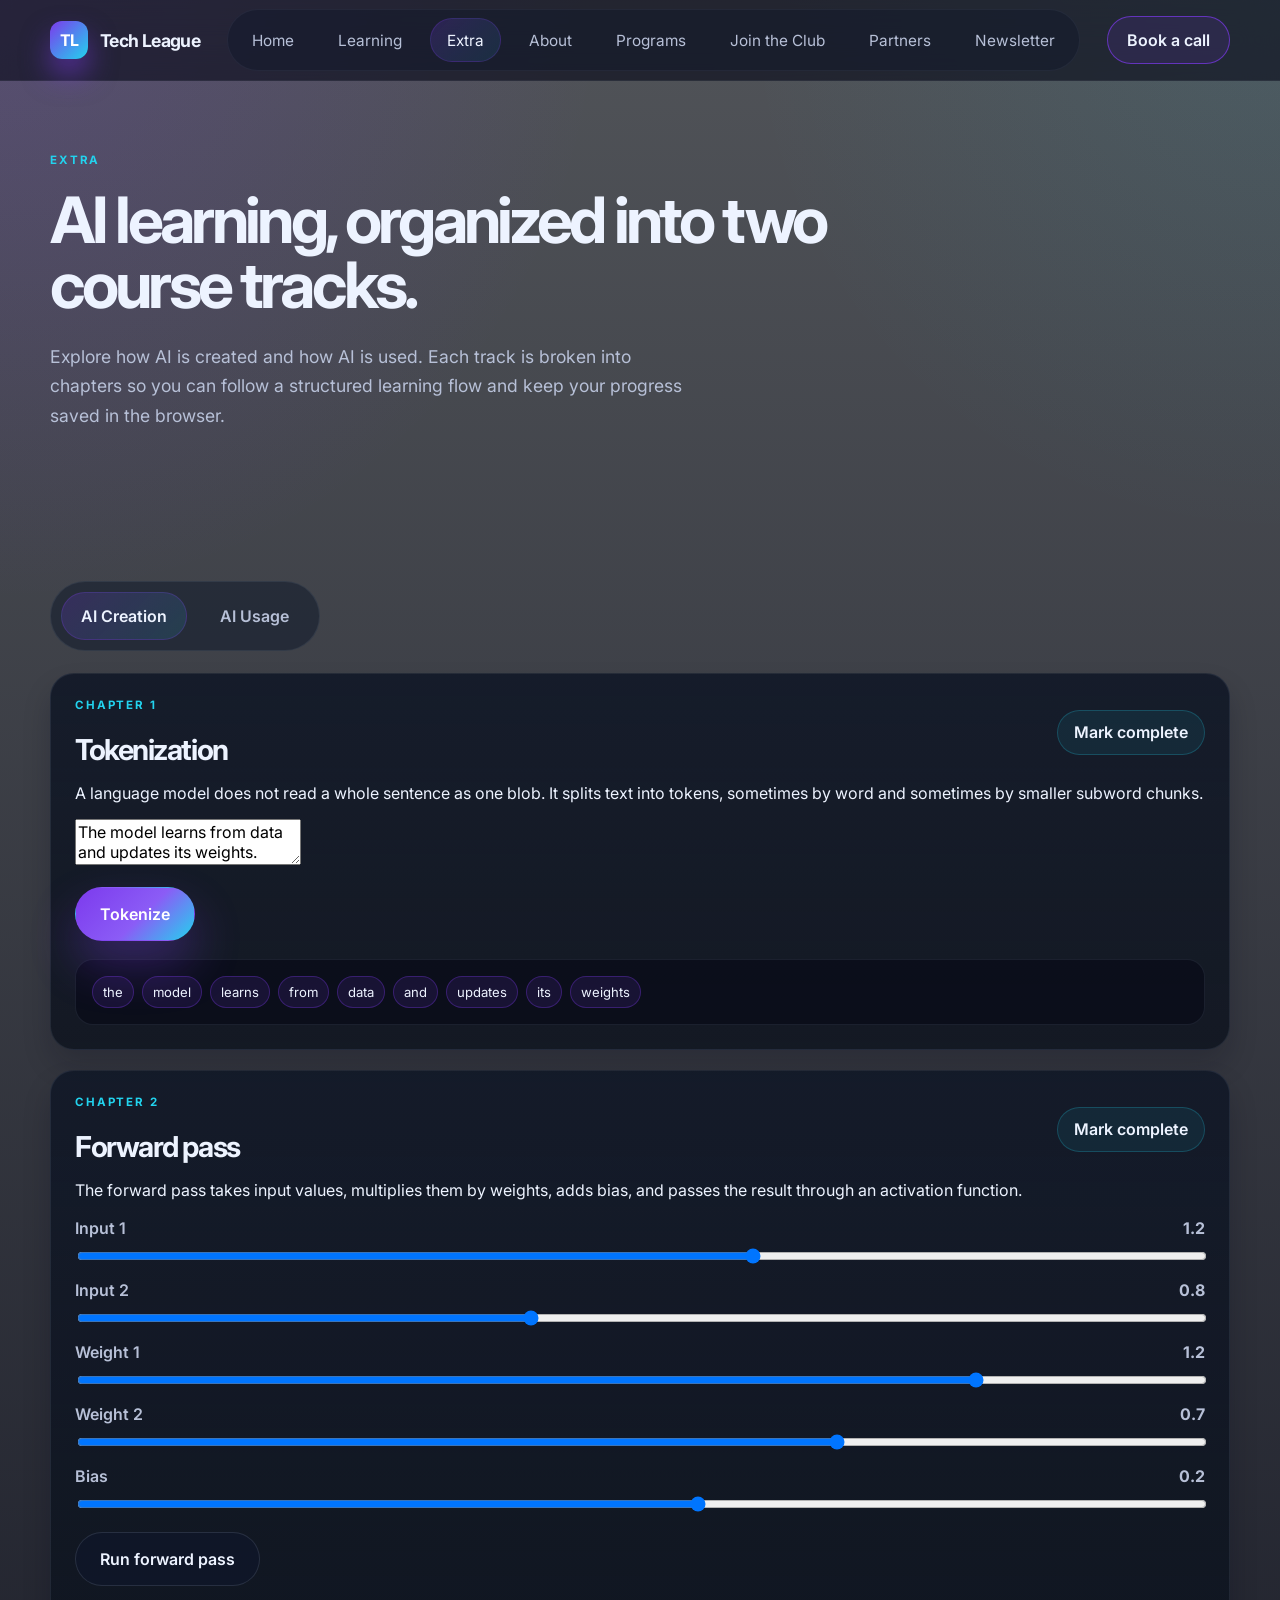
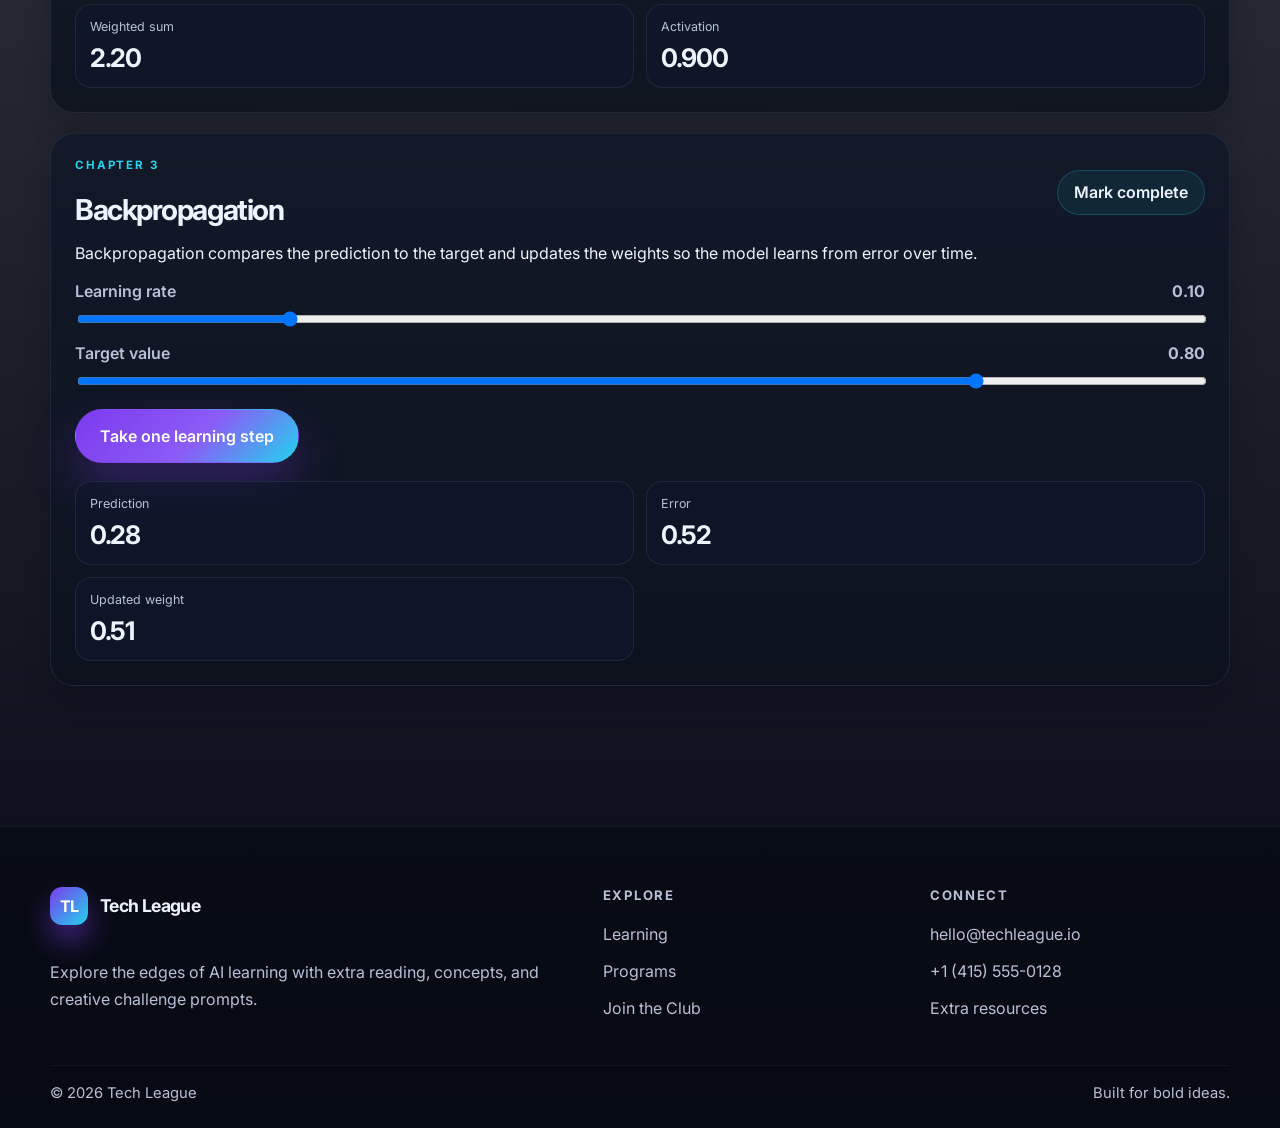
<file: extra.html>
<!DOCTYPE html>
<html lang="en">
  <head>
    <meta charset="UTF-8" />
    <meta name="viewport" content="width=device-width, initial-scale=1.0" />
    <title>Extra | Tech League</title>
    <meta name="description" content="Extra AI learning resources from Tech League." />
    <link rel="preconnect" href="https://fonts.googleapis.com" />
    <link rel="preconnect" href="https://fonts.gstatic.com" crossorigin />
    <link
      href="https://fonts.googleapis.com/css2?family=Inter:wght@400;500;600;700;800;900&display=swap"
      rel="stylesheet"
    />
    <link rel="stylesheet" href="style.css" />
  </head>
  <body class="subpage-shell">
    <header class="site-header">
      <div class="container nav-wrap">
        <a class="brand" href="index.html" aria-label="Tech League home">
          <span class="brand-mark">TL</span>
          <span class="brand-text">Tech League</span>
        </a>

        <nav class="main-nav" aria-label="Main navigation">
          <a href="index.html">Home</a>
          <a href="learning.html">Learning</a>
          <a href="extra.html" class="active">Extra</a>
          <a href="about.html">About</a>
          <a href="programs.html">Programs</a>
          <a href="join.html">Join the Club</a>
          <a href="partners.html">Partners</a>
          <a href="newsletter.html">Newsletter</a>
        </nav>

        <a class="nav-cta" href="index.html#contact">Book a call</a>
      </div>
    </header>

    <main class="subpage-main">
      <section class="subpage-hero">
        <div class="container">
          <p class="eyebrow">Extra</p>
          <h1>AI learning, organized into two course tracks.</h1>
          <p class="lead">
            Explore how AI is created and how AI is used. Each track is broken into chapters so you can
            follow a structured learning flow and keep your progress saved in the browser.
          </p>
        </div>
      </section>

      <section class="section">
        <div class="container course-shell">
          <div class="track-picker" role="tablist" aria-label="AI learning tracks">
            <button type="button" class="track-button active" data-track-button="creation" aria-selected="true">AI Creation</button>
            <button type="button" class="track-button" data-track-button="usage" aria-selected="false">AI Usage</button>
          </div>

          <div class="track-panel active" data-track-panel="creation">
            <article class="chapter-card" data-track="creation" data-chapter="tokenization">
              <div class="chapter-header">
                <div>
                  <p class="eyebrow">Chapter 1</p>
                  <h3>Tokenization</h3>
                </div>
                <button type="button" class="chapter-toggle" data-chapter-toggle="tokenization">Mark complete</button>
              </div>
              <p>
                A language model does not read a whole sentence as one blob. It splits text into tokens,
                sometimes by word and sometimes by smaller subword chunks.
              </p>
              <textarea data-demo="tokenization">The model learns from data and updates its weights.</textarea>
              <div class="lab-actions">
                <button type="button" class="button primary" data-demo-button="tokenization">Tokenize</button>
              </div>
              <div class="token-output" data-demo-output="tokenization"></div>
            </article>

            <article class="chapter-card" data-track="creation" data-chapter="forward-pass">
              <div class="chapter-header">
                <div>
                  <p class="eyebrow">Chapter 2</p>
                  <h3>Forward pass</h3>
                </div>
                <button type="button" class="chapter-toggle" data-chapter-toggle="forward-pass">Mark complete</button>
              </div>
              <p>
                The forward pass takes input values, multiplies them by weights, adds bias, and passes the
                result through an activation function.
              </p>

              <div class="range-grid">
                <label>
                  <span>Input 1 <strong data-range-label="x1">1.0</strong></span>
                  <input data-forward="x1" type="range" min="0" max="2" step="0.1" value="1.2" />
                </label>
                <label>
                  <span>Input 2 <strong data-range-label="x2">1.0</strong></span>
                  <input data-forward="x2" type="range" min="0" max="2" step="0.1" value="0.8" />
                </label>
                <label>
                  <span>Weight 1 <strong data-range-label="w1">1.0</strong></span>
                  <input data-forward="w1" type="range" min="-2" max="2" step="0.1" value="1.2" />
                </label>
                <label>
                  <span>Weight 2 <strong data-range-label="w2">1.0</strong></span>
                  <input data-forward="w2" type="range" min="-2" max="2" step="0.1" value="0.7" />
                </label>
                <label>
                  <span>Bias <strong data-range-label="bias">0.0</strong></span>
                  <input data-forward="bias" type="range" min="-2" max="2" step="0.1" value="0.2" />
                </label>
              </div>

              <div class="lab-actions">
                <button type="button" class="button secondary" data-forward-button="run">Run forward pass</button>
              </div>

              <div class="metric-row">
                <div class="metric-box">
                  <span>Weighted sum</span>
                  <strong data-forward-output="sum">0.00</strong>
                </div>
                <div class="metric-box">
                  <span>Activation</span>
                  <strong data-forward-output="activation">0.00</strong>
                </div>
              </div>
            </article>

            <article class="chapter-card" data-track="creation" data-chapter="backpropagation">
              <div class="chapter-header">
                <div>
                  <p class="eyebrow">Chapter 3</p>
                  <h3>Backpropagation</h3>
                </div>
                <button type="button" class="chapter-toggle" data-chapter-toggle="backpropagation">Mark complete</button>
              </div>
              <p>
                Backpropagation compares the prediction to the target and updates the weights so the model
                learns from error over time.
              </p>

              <div class="range-grid">
                <label>
                  <span>Learning rate <strong data-range-label="lr">0.10</strong></span>
                  <input data-backprop="learning-rate" type="range" min="0.01" max="0.5" step="0.01" value="0.1" />
                </label>
                <label>
                  <span>Target value <strong data-range-label="target">0.80</strong></span>
                  <input data-backprop="target" type="range" min="0" max="1" step="0.05" value="0.8" />
                </label>
              </div>

              <div class="lab-actions">
                <button type="button" class="button primary" data-backprop-button="run">Take one learning step</button>
              </div>

              <div class="metric-row">
                <div class="metric-box">
                  <span>Prediction</span>
                  <strong data-backprop-output="prediction">0.00</strong>
                </div>
                <div class="metric-box">
                  <span>Error</span>
                  <strong data-backprop-output="error">0.00</strong>
                </div>
                <div class="metric-box">
                  <span>Updated weight</span>
                  <strong data-backprop-output="weight">0.00</strong>
                </div>
              </div>
            </article>
          </div>

          <div class="track-panel" data-track-panel="usage">
            <article class="chapter-card" data-track="usage" data-chapter="prompt-engineering">
              <div class="chapter-header">
                <div>
                  <p class="eyebrow">Chapter 1</p>
                  <h3>Prompt engineering</h3>
                </div>
                <button type="button" class="chapter-toggle" data-chapter-toggle="prompt-engineering">Mark complete</button>
              </div>
              <p>
                A strong prompt gives the model a role, clear task, constraints, and a desired output style.
                That helps the response become more reliable and easier to use.
              </p>
              <textarea data-demo="prompt">Summarize how machine learning works in a way a beginner can understand.</textarea>
              <div class="lab-actions">
                <button type="button" class="button primary" data-demo-button="prompt">Improve the prompt</button>
              </div>
              <div class="prompt-preview" data-demo-output="prompt"></div>
            </article>

            <article class="chapter-card" data-track="usage" data-chapter="ai-ethics">
              <div class="chapter-header">
                <div>
                  <p class="eyebrow">Chapter 2</p>
                  <h3>AI ethics</h3>
                </div>
                <button type="button" class="chapter-toggle" data-chapter-toggle="ai-ethics">Mark complete</button>
              </div>
              <p>
                Good AI use is not only about getting a better answer. It is also about asking whether the
                answer is fair, accurate, safe, and appropriate for the real-world situation.
              </p>

              <div class="ethics-list">
                <label class="ethic-item"><input type="checkbox" checked /> Bias: Check whether the answer may be unfair or incomplete.</label>
                <label class="ethic-item"><input type="checkbox" checked /> Privacy: Avoid sharing private or sensitive information.</label>
                <label class="ethic-item"><input type="checkbox" checked /> Transparency: Be honest about where AI helped and where human judgment is needed.</label>
              </div>
            </article>

            <article class="chapter-card" data-track="usage" data-chapter="research-ideas">
              <div class="chapter-header">
                <div>
                  <p class="eyebrow">Chapter 3</p>
                  <h3>Research ideas</h3>
                </div>
                <button type="button" class="chapter-toggle" data-chapter-toggle="research-ideas">Mark complete</button>
              </div>
              <p>
                Research-like thinking often starts with a question: what is the trade-off, what is the
                cause, and how could we test it?
              </p>
              <div class="lab-actions">
                <button type="button" class="button secondary" data-research-button="next">Generate a research question</button>
              </div>
              <div class="code-box" data-research-output>Research question: How does prompt structure affect the quality of AI-generated explanations?</div>
            </article>
          </div>
        </div>
      </section>
    </main>

    <footer class="site-footer" id="contact">
      <div class="container footer-grid">
        <div>
          <a class="brand footer-brand" href="index.html">
            <span class="brand-mark">TL</span>
            <span class="brand-text">Tech League</span>
          </a>
          <p>
            Explore the edges of AI learning with extra reading, concepts, and creative challenge prompts.
          </p>
        </div>

        <div>
          <h4>Explore</h4>
          <ul>
            <li><a href="learning.html">Learning</a></li>
            <li><a href="programs.html">Programs</a></li>
            <li><a href="join.html">Join the Club</a></li>
          </ul>
        </div>

        <div>
          <h4>Connect</h4>
          <ul>
            <li><a href="mailto:hello@techleague.io">hello@techleague.io</a></li>
            <li><a href="tel:+14155550128">+1 (415) 555-0128</a></li>
            <li><a href="#">Extra resources</a></li>
          </ul>
        </div>
      </div>

      <div class="container bottom-bar">
        <span>© <span id="year"></span> Tech League</span>
        <span>Built for bold ideas.</span>
      </div>
    </footer>

    <script src="index.js"></script>
  </body>
</html>
</file>
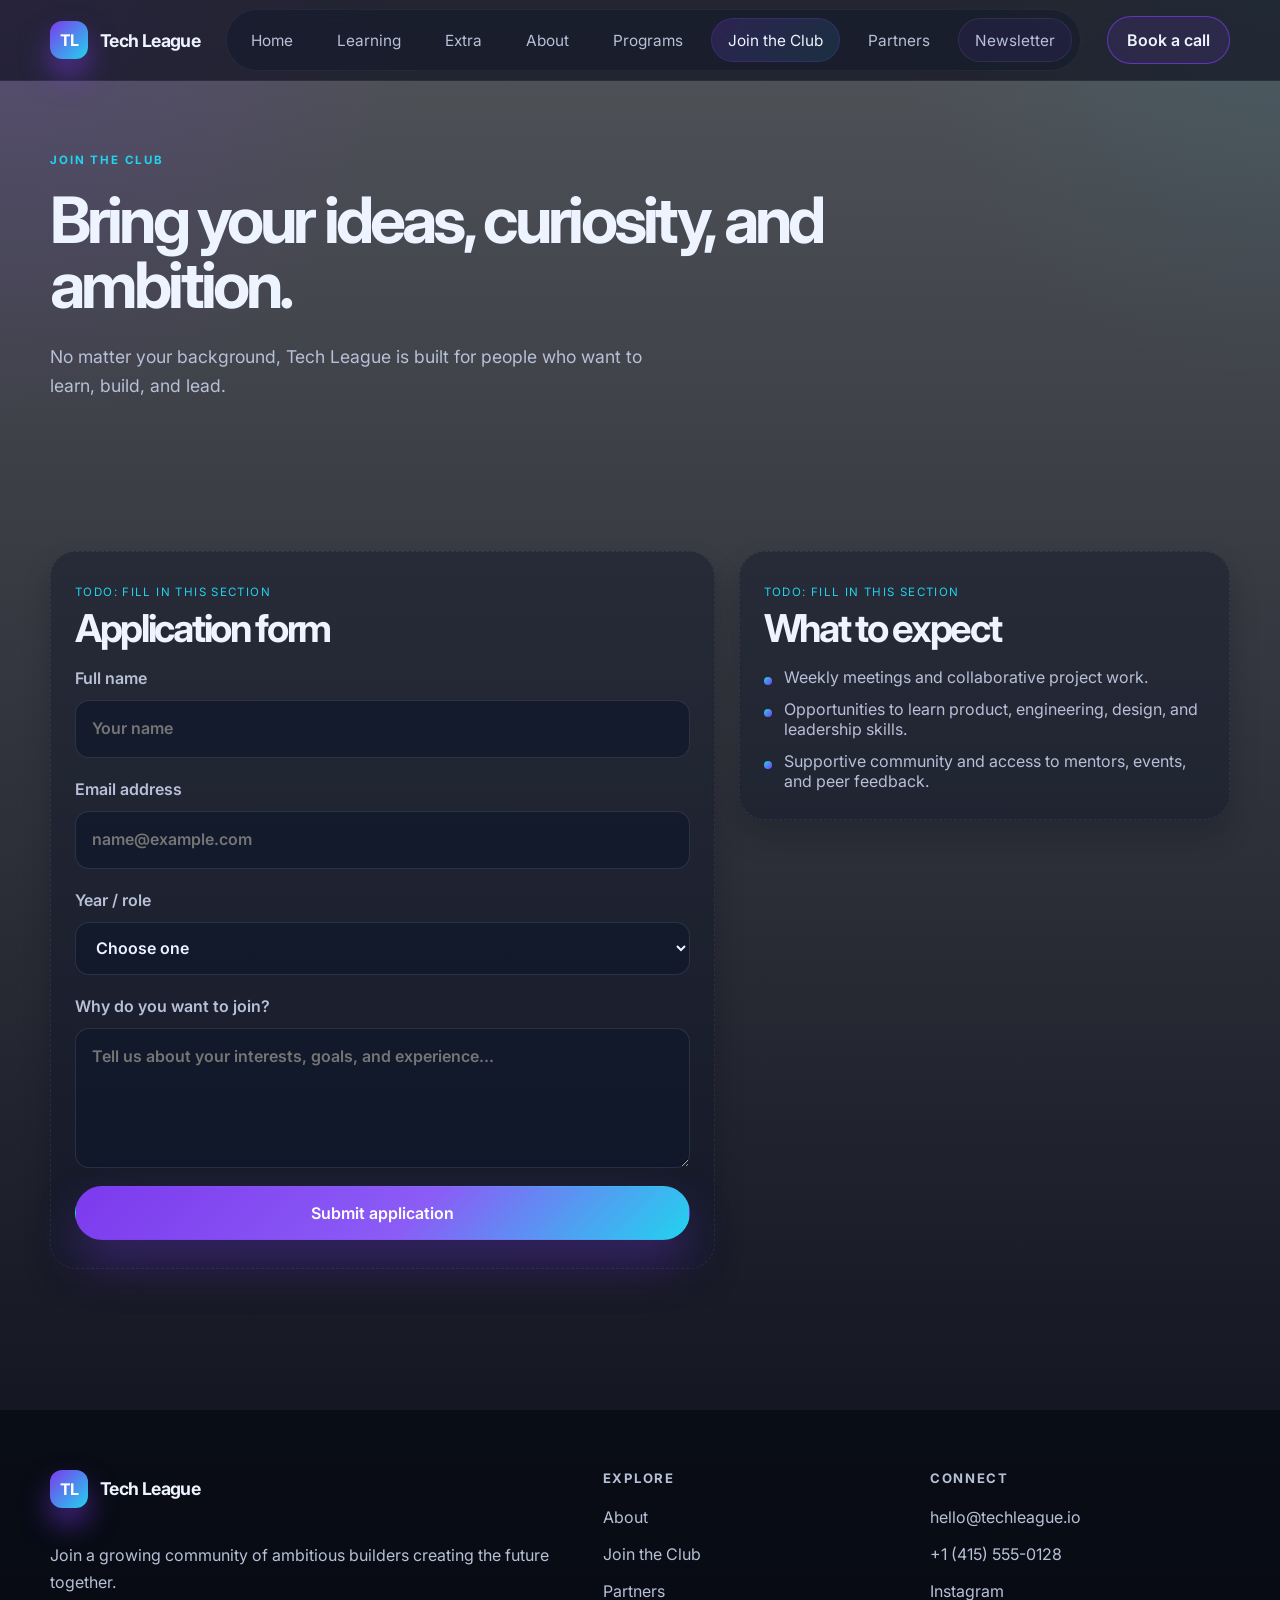
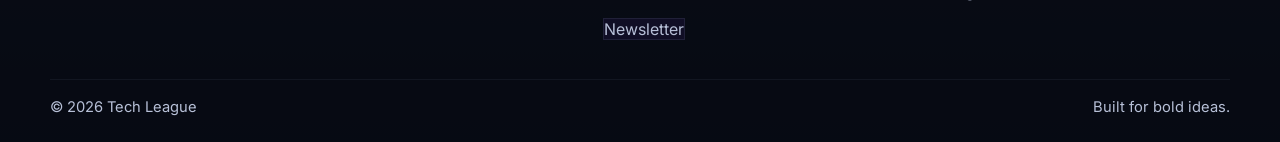
<file: join.html>
<!DOCTYPE html>
<html lang="en">
  <head>
    <meta charset="UTF-8" />
    <meta name="viewport" content="width=device-width, initial-scale=1.0" />
    <title>Join the Club | Tech League</title>
    <meta name="description" content="Join Tech League." />
    <link rel="preconnect" href="https://fonts.googleapis.com" />
    <link rel="preconnect" href="https://fonts.gstatic.com" crossorigin />
    <link
      href="https://fonts.googleapis.com/css2?family=Inter:wght@400;500;600;700;800;900&display=swap"
      rel="stylesheet"
    />
    <link rel="stylesheet" href="style.css" />
  </head>
  <body class="subpage-shell">
    <header class="site-header">
      <div class="container nav-wrap">
        <a class="brand" href="index.html" aria-label="Tech League home">
          <span class="brand-mark">TL</span>
          <span class="brand-text">Tech League</span>
        </a>

        <nav class="main-nav" aria-label="Main navigation">
          <a href="index.html">Home</a>
          <a href="learning.html">Learning</a>
          <a href="extra.html">Extra</a>
          <a href="about.html">About</a>
          <a href="programs.html">Programs</a>
          <a href="join.html" class="active">Join the Club</a>
          <a href="partners.html">Partners</a>
          <a href="newsletter.html" class="newsletter-link">Newsletter</a>
        </nav>

        <a class="nav-cta" href="index.html#contact">Book a call</a>
      </div>
    </header>

    <main class="subpage-main">
      <section class="subpage-hero">
        <div class="container">
          <p class="eyebrow">Join the club</p>
          <h1>Bring your ideas, curiosity, and ambition.</h1>
          <p class="lead">
            <!-- TODO: Add a short paragraph inviting students or members to apply and explaining the club experience. -->
            No matter your background, Tech League is built for people who want to learn, build, and lead.
          </p>
        </div>
      </section>

      <section class="section">
        <div class="container form-layout">
          <div class="form-panel placeholder">
            <h2>Application form</h2>
            <p>
              <!-- TODO: Add the actual membership form or embed a Google Form / Airtable / Typeform link here. -->
            </p>

            <form class="form-grid">
              <label>
                Full name
                <input type="text" placeholder="Your name" />
              </label>

              <label>
                Email address
                <input type="email" placeholder="name@example.com" />
              </label>

              <label>
                Year / role
                <select>
                  <option>Choose one</option>
                  <option>Student</option>
                  <option>Mentor</option>
                  <option>Designer</option>
                  <option>Developer</option>
                </select>
              </label>

              <label>
                Why do you want to join?
                <textarea placeholder="Tell us about your interests, goals, and experience..."></textarea>
              </label>

              <button class="button primary" type="button">Submit application</button>
            </form>
          </div>

          <aside class="form-panel placeholder">
            <h2>What to expect</h2>
            <ul class="helper-list">
              <li>
                <!-- TODO: Add description of weekly meetings, project cycles, mentorship, etc. -->
                Weekly meetings and collaborative project work.
              </li>
              <li>
                <!-- TODO: Add information about learning tracks or technical disciplines. -->
                Opportunities to learn product, engineering, design, and leadership skills.
              </li>
              <li>
                <!-- TODO: Add details about community, events, and networking. -->
                Supportive community and access to mentors, events, and peer feedback.
              </li>
            </ul>
          </aside>
        </div>
      </section>
    </main>

    <footer class="site-footer" id="contact">
      <div class="container footer-grid">
        <div>
          <a class="brand footer-brand" href="index.html">
            <span class="brand-mark">TL</span>
            <span class="brand-text">Tech League</span>
          </a>
          <p>
            <!-- TODO: Add a footer blurb for club recruitment. -->
            Join a growing community of ambitious builders creating the future together.
          </p>
        </div>

        <div>
          <h4>Explore</h4>
          <ul>
            <li><a href="about.html">About</a></li>
            <li><a href="join.html">Join the Club</a></li>
            <li><a href="partners.html">Partners</a></li>
            <li><a href="newsletter.html" class="newsletter-link">Newsletter</a></li>
          </ul>
        </div>

        <div>
          <h4>Connect</h4>
          <ul>
            <li><a href="mailto:hello@techleague.io">hello@techleague.io</a></li>
            <li><a href="tel:+14155550128">+1 (415) 555-0128</a></li>
            <li><a href="#">Instagram</a></li>
          </ul>
        </div>
      </div>

      <div class="container bottom-bar">
        <span>© <span id="year"></span> Tech League</span>
        <span>Built for bold ideas.</span>
      </div>
    </footer>

    <script src="index.js"></script>
  </body>
</html>
</file>
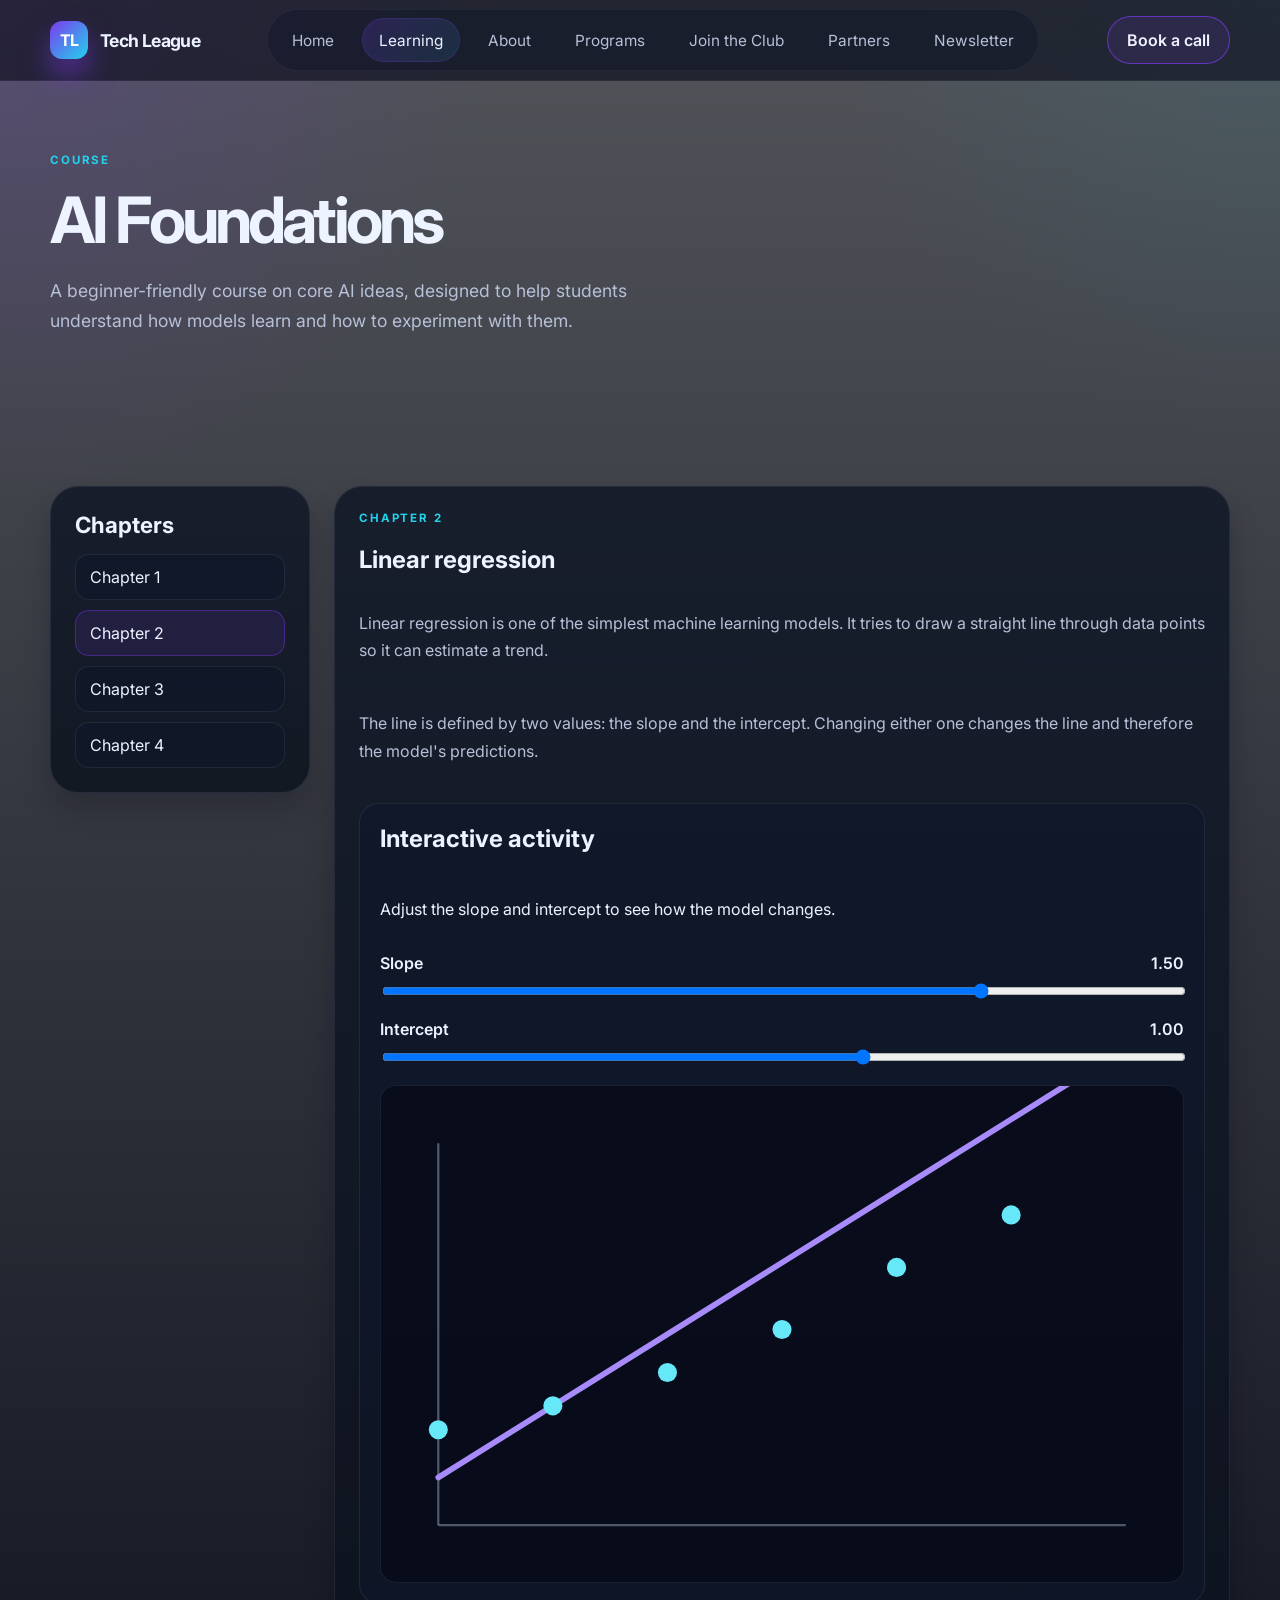
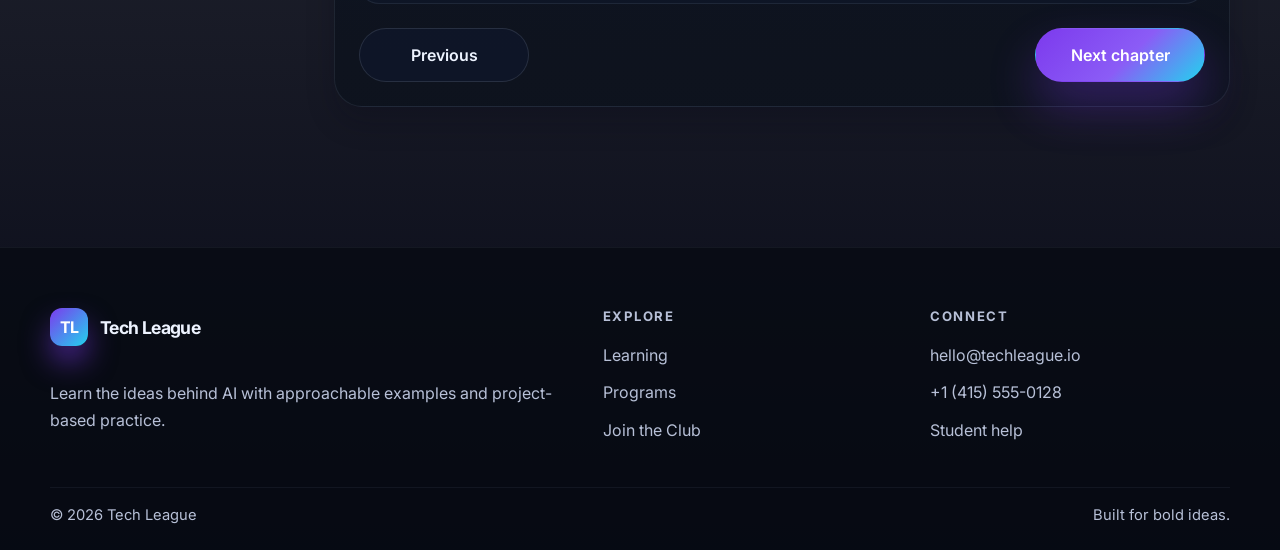
<file: learning-course.html>
<!DOCTYPE html>
<html lang="en">
  <head>
    <meta charset="UTF-8" />
    <meta name="viewport" content="width=device-width, initial-scale=1.0" />
    <title>AI Foundations Course | Tech League</title>
    <meta name="description" content="Interactive AI learning course with chapters and activities." />
    <link rel="preconnect" href="https://fonts.googleapis.com" />
    <link rel="preconnect" href="https://fonts.gstatic.com" crossorigin />
    <link
      href="https://fonts.googleapis.com/css2?family=Inter:wght@400;500;600;700;800;900&display=swap"
      rel="stylesheet"
    />
    <link rel="stylesheet" href="style.css" />
  </head>
  <body class="subpage-shell">
    <header class="site-header">
      <div class="container nav-wrap">
        <a class="brand" href="index.html" aria-label="Tech League home">
          <span class="brand-mark">TL</span>
          <span class="brand-text">Tech League</span>
        </a>

        <nav class="main-nav" aria-label="Main navigation">
          <a href="index.html">Home</a>
          <a href="learning.html" class="active">Learning</a>
          <a href="about.html">About</a>
          <a href="programs.html">Programs</a>
          <a href="join.html">Join the Club</a>
          <a href="partners.html">Partners</a>
          <a href="newsletter.html">Newsletter</a>
        </nav>

        <a class="nav-cta" href="index.html#contact">Book a call</a>
      </div>
    </header>

    <main class="subpage-main">
      <section class="subpage-hero short-hero">
        <div class="container">
          <p class="eyebrow">Course</p>
          <h1>AI Foundations</h1>
          <p class="lead">
            A beginner-friendly course on core AI ideas, designed to help students understand how models
            learn and how to experiment with them.
          </p>
        </div>
      </section>

      <section class="section course-section">
        <div class="container course-layout">
          <aside class="course-sidebar">
            <h3>Chapters</h3>
            <div class="chapter-list" id="chapter-list"></div>
          </aside>

          <div class="course-panel">
            <div class="course-header">
              <p class="eyebrow" id="chapter-kicker">Chapter 1</p>
              <h2 id="chapter-title">What is AI?</h2>
            </div>

            <div class="course-body" id="chapter-body"></div>

            <div class="chapter-activity" id="chapter-activity"></div>

            <div class="chapter-controls">
              <button type="button" class="button secondary" id="prev-chapter">Previous</button>
              <button type="button" class="button primary" id="next-chapter">Next chapter</button>
            </div>
          </div>
        </div>
      </section>
    </main>

    <footer class="site-footer" id="contact">
      <div class="container footer-grid">
        <div>
          <a class="brand footer-brand" href="index.html">
            <span class="brand-mark">TL</span>
            <span class="brand-text">Tech League</span>
          </a>
          <p>
            Learn the ideas behind AI with approachable examples and project-based practice.
          </p>
        </div>

        <div>
          <h4>Explore</h4>
          <ul>
            <li><a href="learning.html">Learning</a></li>
            <li><a href="programs.html">Programs</a></li>
            <li><a href="join.html">Join the Club</a></li>
          </ul>
        </div>

        <div>
          <h4>Connect</h4>
          <ul>
            <li><a href="mailto:hello@techleague.io">hello@techleague.io</a></li>
            <li><a href="tel:+14155550128">+1 (415) 555-0128</a></li>
            <li><a href="#">Student help</a></li>
          </ul>
        </div>
      </div>

      <div class="container bottom-bar">
        <span>© <span id="year"></span> Tech League</span>
        <span>Built for bold ideas.</span>
      </div>
    </footer>

    <script src="index.js"></script>
    <script>
      const chapters = [
        {
          title: 'What is AI?',
          kicker: 'Chapter 1',
          body: `
            <p>AI is a field focused on designing systems that can recognize patterns, make predictions, and adapt over time. A simple example is using past data to estimate a future value.</p>
            <p>Instead of memorizing every example, a model learns a pattern and then uses it to make a new prediction. This is one reason AI feels powerful: it can generalize beyond the exact examples it has seen.</p>
          `,
          activity: `
            <div class="activity-box">
              <h3>Quick reflection</h3>
              <p>Think of a task humans do repeatedly, like predicting the price of a product or recognizing a face in a photo. What pattern is the system learning?</p>
            </div>
          `,
        },
        {
          title: 'Linear regression',
          kicker: 'Chapter 2',
          body: `
            <p>Linear regression is one of the simplest machine learning models. It tries to draw a straight line through data points so it can estimate a trend.</p>
            <p>The line is defined by two values: the slope and the intercept. Changing either one changes the line and therefore the model's predictions.</p>
          `,
          activity: `
            <div class="activity-box interactive-box">
              <h3>Interactive activity</h3>
              <p>Adjust the slope and intercept to see how the model changes.</p>
              <div class="slider-row">
                <label>Slope <span id="slope-value">1.50</span></label>
                <input id="slope-slider" type="range" min="-3" max="3" step="0.05" value="1.5" />
              </div>
              <div class="slider-row">
                <label>Intercept <span id="intercept-value">1.00</span></label>
                <input id="intercept-slider" type="range" min="-5" max="5" step="0.1" value="1" />
              </div>
              <svg id="regression-plot" viewBox="0 0 420 260" aria-label="Linear regression graph"></svg>
            </div>
          `,
          interactive: true,
        },
        {
          title: 'How do we measure success?',
          kicker: 'Chapter 3',
          body: `
            <p>Models are judged by how closely their predictions match the actual values. If the data points are clustered around the line, the model is doing a better job.</p>
            <p>Even a good model is not perfect. The goal is to make useful predictions, not necessarily match every data point exactly.</p>
          `,
          activity: `
            <div class="activity-box">
              <h3>Try this</h3>
              <p>Ask: if a line is too steep, what kinds of predictions might become inaccurate? What happens if it is too flat?</p>
            </div>
          `,
        },
        {
          title: 'Where do we use this?',
          kicker: 'Chapter 4',
          body: `
            <p>Linear regression is used in forecasting, trend analysis, and simple predictive modeling. It can help estimate sales, predict costs, or analyze relationships between variables.</p>
            <p>These same ideas can be extended to more advanced models, but the core intuition stays the same: find patterns, test predictions, and improve the fit.</p>
          `,
          activity: `
            <div class="activity-box">
              <h3>Project prompt</h3>
              <p>Create a tiny dataset from a real-world question, like study time vs. test score, and sketch a line that represents the pattern.</p>
            </div>
          `,
        },
      ];

      const chapterList = document.getElementById('chapter-list');
      const chapterTitle = document.getElementById('chapter-title');
      const chapterBody = document.getElementById('chapter-body');
      const chapterKicker = document.getElementById('chapter-kicker');
      const chapterActivity = document.getElementById('chapter-activity');
      const prevButton = document.getElementById('prev-chapter');
      const nextButton = document.getElementById('next-chapter');

      let currentChapter = 1;

      function drawGraph() {
        const slopeSlider = document.getElementById('slope-slider');
        const interceptSlider = document.getElementById('intercept-slider');
        const slopeValue = document.getElementById('slope-value');
        const interceptValue = document.getElementById('intercept-value');
        const svg = document.getElementById('regression-plot');

        if (!svg || !slopeSlider || !interceptSlider) return;

        const slope = parseFloat(slopeSlider.value);
        const intercept = parseFloat(interceptSlider.value);
        const points = [
          { x: 0, y: 2 },
          { x: 1, y: 2.5 },
          { x: 2, y: 3.2 },
          { x: 3, y: 4.1 },
          { x: 4, y: 5.4 },
          { x: 5, y: 6.5 },
        ];

        slopeValue.textContent = Number(slope).toFixed(2);
        interceptValue.textContent = Number(intercept).toFixed(2);

        const width = 420;
        const height = 260;
        const padding = 30;
        const xMin = 0;
        const xMax = 6;
        const yMin = 0;
        const yMax = 8;

        const xScale = (value) => padding + ((value - xMin) / (xMax - xMin)) * (width - padding * 2);
        const yScale = (value) => height - padding - ((value - yMin) / (yMax - yMin)) * (height - padding * 2);

        const linePoints = Array.from({ length: 7 }, (_, index) => {
          const x = index;
          const y = slope * x + intercept;
          return `${xScale(x)},${yScale(y)}`;
        }).join(' ');

        const pointsMarkup = points
          .map((point) => {
            const cx = xScale(point.x);
            const cy = yScale(point.y);
            return `<circle cx="${cx}" cy="${cy}" r="5" fill="#67e8f9" />`;
          })
          .join('');

        const axes = `
          <line x1="${padding}" y1="${height - padding}" x2="${width - padding}" y2="${height - padding}" stroke="rgba(148,163,184,0.5)" stroke-width="1.2" />
          <line x1="${padding}" y1="${padding}" x2="${padding}" y2="${height - padding}" stroke="rgba(148,163,184,0.5)" stroke-width="1.2" />
          <polyline points="${linePoints}" fill="none" stroke="#a78bfa" stroke-width="3" stroke-linecap="round" stroke-linejoin="round" />
          ${pointsMarkup}
        `;

        svg.innerHTML = axes;
      }

      function renderChapterList() {
        chapterList.innerHTML = chapters
          .map(
            (chapter, index) => `
              <button type="button" class="chapter-item ${index === currentChapter ? 'active' : ''}" data-index="${index}">
                ${chapter.kicker}
              </button>
            `
          )
          .join('');

        chapterList.querySelectorAll('.chapter-item').forEach((button) => {
          button.addEventListener('click', () => {
            const nextIndex = Number(button.dataset.index);
            currentChapter = nextIndex;
            renderCurrentChapter();
          });
        });
      }

      function renderCurrentChapter() {
        const chapter = chapters[currentChapter];
        chapterTitle.textContent = chapter.title;
        chapterKicker.textContent = chapter.kicker;
        chapterBody.innerHTML = chapter.body;
        chapterActivity.innerHTML = chapter.activity;

        if (chapter.interactive) {
          const slopeSlider = document.getElementById('slope-slider');
          const interceptSlider = document.getElementById('intercept-slider');

          if (slopeSlider && interceptSlider) {
            slopeSlider.addEventListener('input', drawGraph);
            interceptSlider.addEventListener('input', drawGraph);
            drawGraph();
          }
        }

        renderChapterList();
        prevButton.disabled = currentChapter === 0;
        nextButton.textContent = currentChapter === chapters.length - 1 ? 'Back to start' : 'Next chapter';
      }

      prevButton.addEventListener('click', () => {
        currentChapter = currentChapter === 0 ? chapters.length - 1 : currentChapter - 1;
        renderCurrentChapter();
      });

      nextButton.addEventListener('click', () => {
        if (currentChapter === chapters.length - 1) {
          currentChapter = 0;
        } else {
          currentChapter += 1;
        }
        renderCurrentChapter();
      });

      renderCurrentChapter();
    </script>
  </body>
</html>
</file>
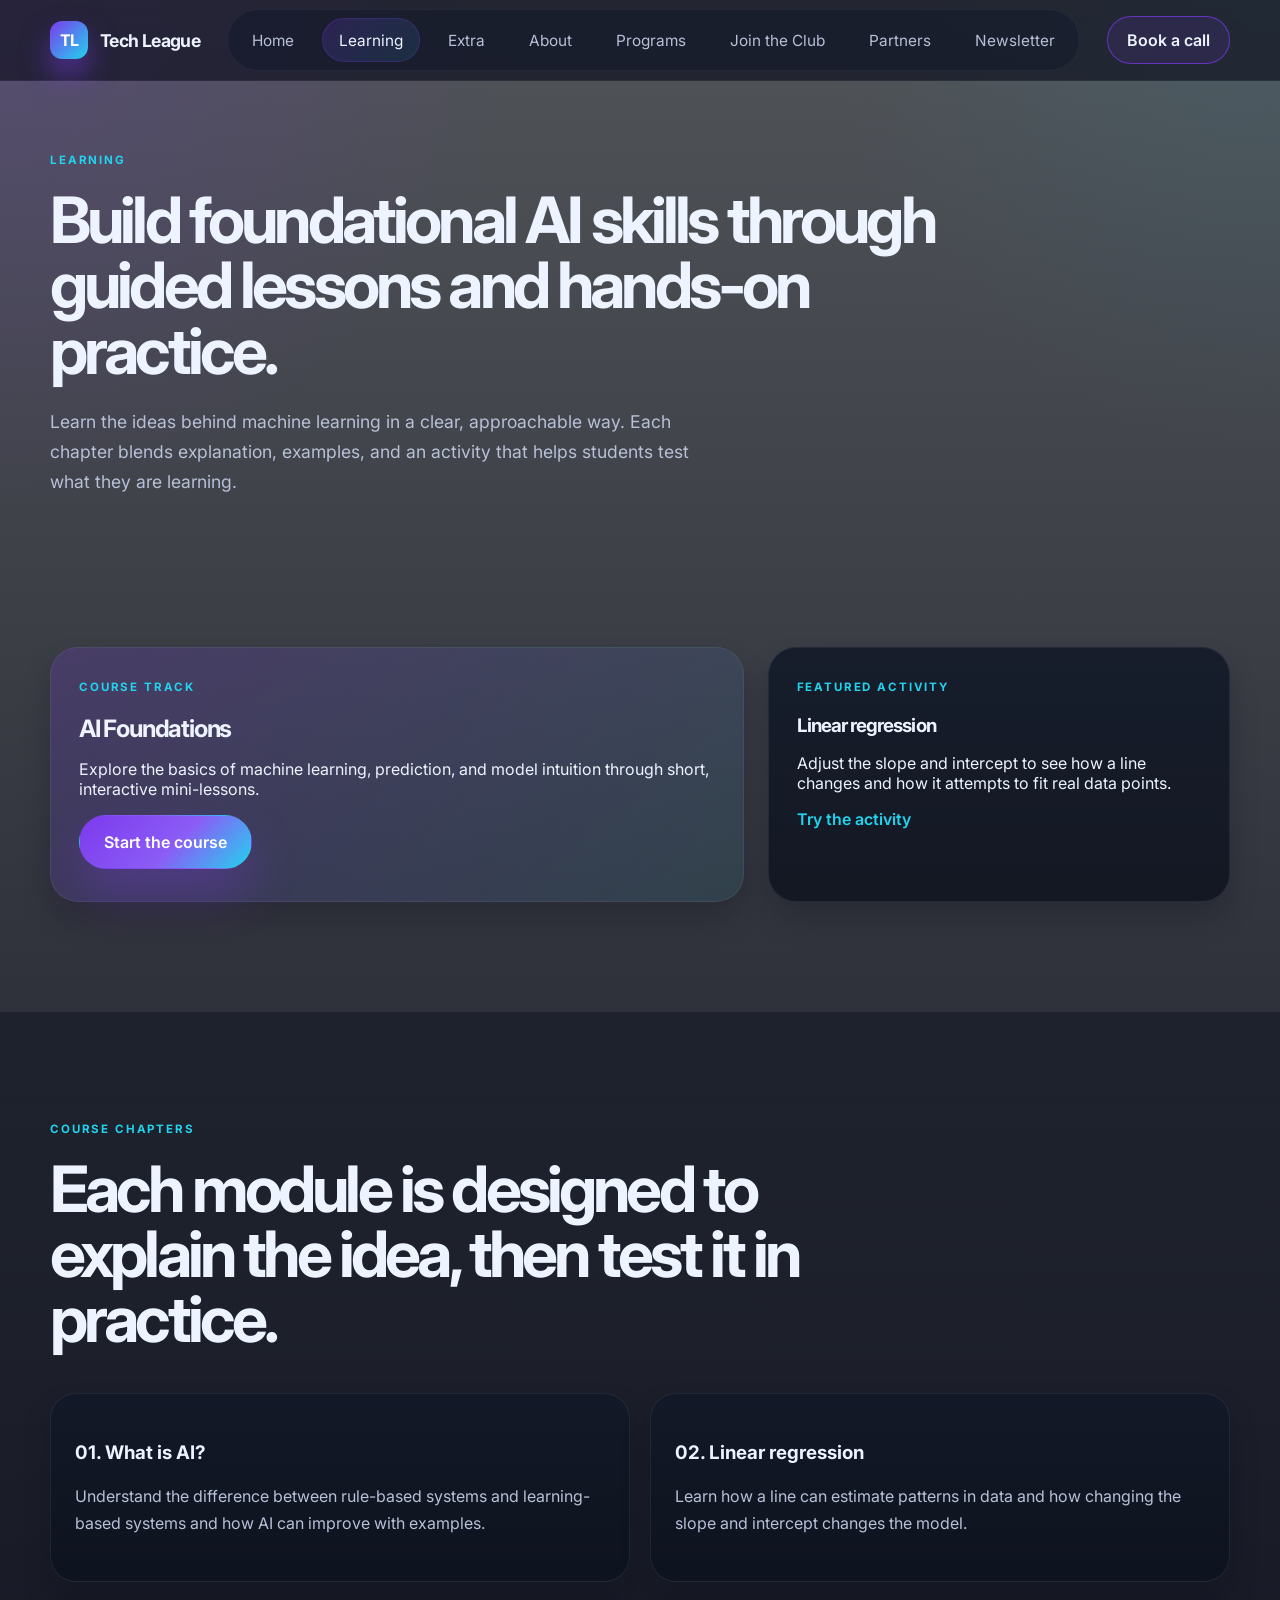
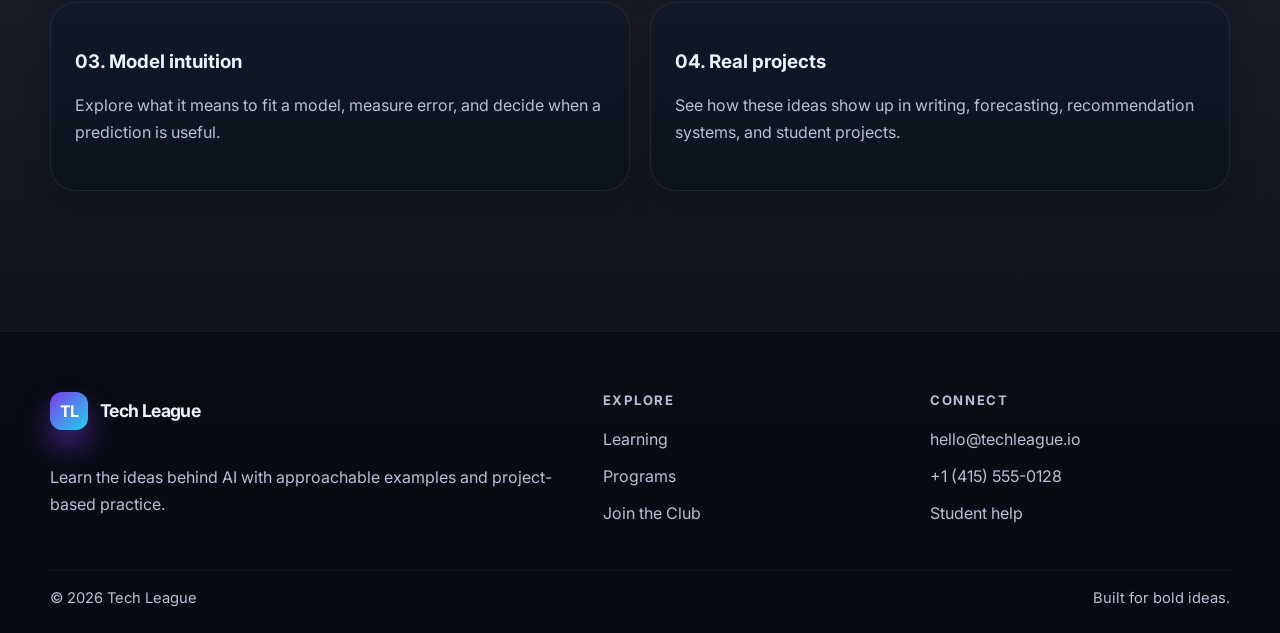
<file: learning.html>
<!DOCTYPE html>
<html lang="en">
  <head>
    <meta charset="UTF-8" />
    <meta name="viewport" content="width=device-width, initial-scale=1.0" />
    <title>Learning | Tech League</title>
    <meta name="description" content="Tech League AI learning pathway and course overview." />
    <link rel="preconnect" href="https://fonts.googleapis.com" />
    <link rel="preconnect" href="https://fonts.gstatic.com" crossorigin />
    <link
      href="https://fonts.googleapis.com/css2?family=Inter:wght@400;500;600;700;800;900&display=swap"
      rel="stylesheet"
    />
    <link rel="stylesheet" href="style.css" />
  </head>
  <body class="subpage-shell">
    <header class="site-header">
      <div class="container nav-wrap">
        <a class="brand" href="index.html" aria-label="Tech League home">
          <span class="brand-mark">TL</span>
          <span class="brand-text">Tech League</span>
        </a>

        <nav class="main-nav" aria-label="Main navigation">
          <a href="index.html">Home</a>
          <a href="learning.html" class="active">Learning</a>
          <a href="extra.html">Extra</a>
          <a href="about.html">About</a>
          <a href="programs.html">Programs</a>
          <a href="join.html">Join the Club</a>
          <a href="partners.html">Partners</a>
          <a href="newsletter.html">Newsletter</a>
        </nav>

        <a class="nav-cta" href="index.html#contact">Book a call</a>
      </div>
    </header>

    <main class="subpage-main">
      <section class="subpage-hero">
        <div class="container">
          <p class="eyebrow">Learning</p>
          <h1>Build foundational AI skills through guided lessons and hands-on practice.</h1>
          <p class="lead">
            Learn the ideas behind machine learning in a clear, approachable way. Each chapter blends
            explanation, examples, and an activity that helps students test what they are learning.
          </p>
        </div>
      </section>

      <section class="section">
        <div class="container learning-showcase">
          <div class="course-card highlighted-card">
            <p class="eyebrow">Course track</p>
            <h2>AI Foundations</h2>
            <p>
              Explore the basics of machine learning, prediction, and model intuition through short,
              interactive mini-lessons.
            </p>
            <a class="button primary" href="learning-course.html">Start the course</a>
          </div>

          <div class="course-card">
            <p class="eyebrow">Featured activity</p>
            <h3>Linear regression</h3>
            <p>
              Adjust the slope and intercept to see how a line changes and how it attempts to fit real
              data points.
            </p>
            <a class="text-link" href="learning-course.html">Try the activity</a>
          </div>
        </div>
      </section>

      <section class="section alt">
        <div class="container">
          <div class="section-head">
            <p class="eyebrow">Course chapters</p>
            <h2>Each module is designed to explain the idea, then test it in practice.</h2>
          </div>

          <div class="learning-grid">
            <article class="content-card">
              <h3>01. What is AI?</h3>
              <p>
                Understand the difference between rule-based systems and learning-based systems and how
                AI can improve with examples.
              </p>
            </article>

            <article class="content-card">
              <h3>02. Linear regression</h3>
              <p>
                Learn how a line can estimate patterns in data and how changing the slope and intercept
                changes the model.
              </p>
            </article>

            <article class="content-card">
              <h3>03. Model intuition</h3>
              <p>
                Explore what it means to fit a model, measure error, and decide when a prediction is
                useful.
              </p>
            </article>

            <article class="content-card">
              <h3>04. Real projects</h3>
              <p>
                See how these ideas show up in writing, forecasting, recommendation systems, and student
                projects.
              </p>
            </article>
          </div>
        </div>
      </section>
    </main>

    <footer class="site-footer" id="contact">
      <div class="container footer-grid">
        <div>
          <a class="brand footer-brand" href="index.html">
            <span class="brand-mark">TL</span>
            <span class="brand-text">Tech League</span>
          </a>
          <p>
            Learn the ideas behind AI with approachable examples and project-based practice.
          </p>
        </div>

        <div>
          <h4>Explore</h4>
          <ul>
            <li><a href="learning.html">Learning</a></li>
            <li><a href="programs.html">Programs</a></li>
            <li><a href="join.html">Join the Club</a></li>
          </ul>
        </div>

        <div>
          <h4>Connect</h4>
          <ul>
            <li><a href="mailto:hello@techleague.io">hello@techleague.io</a></li>
            <li><a href="tel:+14155550128">+1 (415) 555-0128</a></li>
            <li><a href="#">Student help</a></li>
          </ul>
        </div>
      </div>

      <div class="container bottom-bar">
        <span>© <span id="year"></span> Tech League</span>
        <span>Built for bold ideas.</span>
      </div>
    </footer>

    <script src="index.js"></script>
  </body>
</html>
</file>
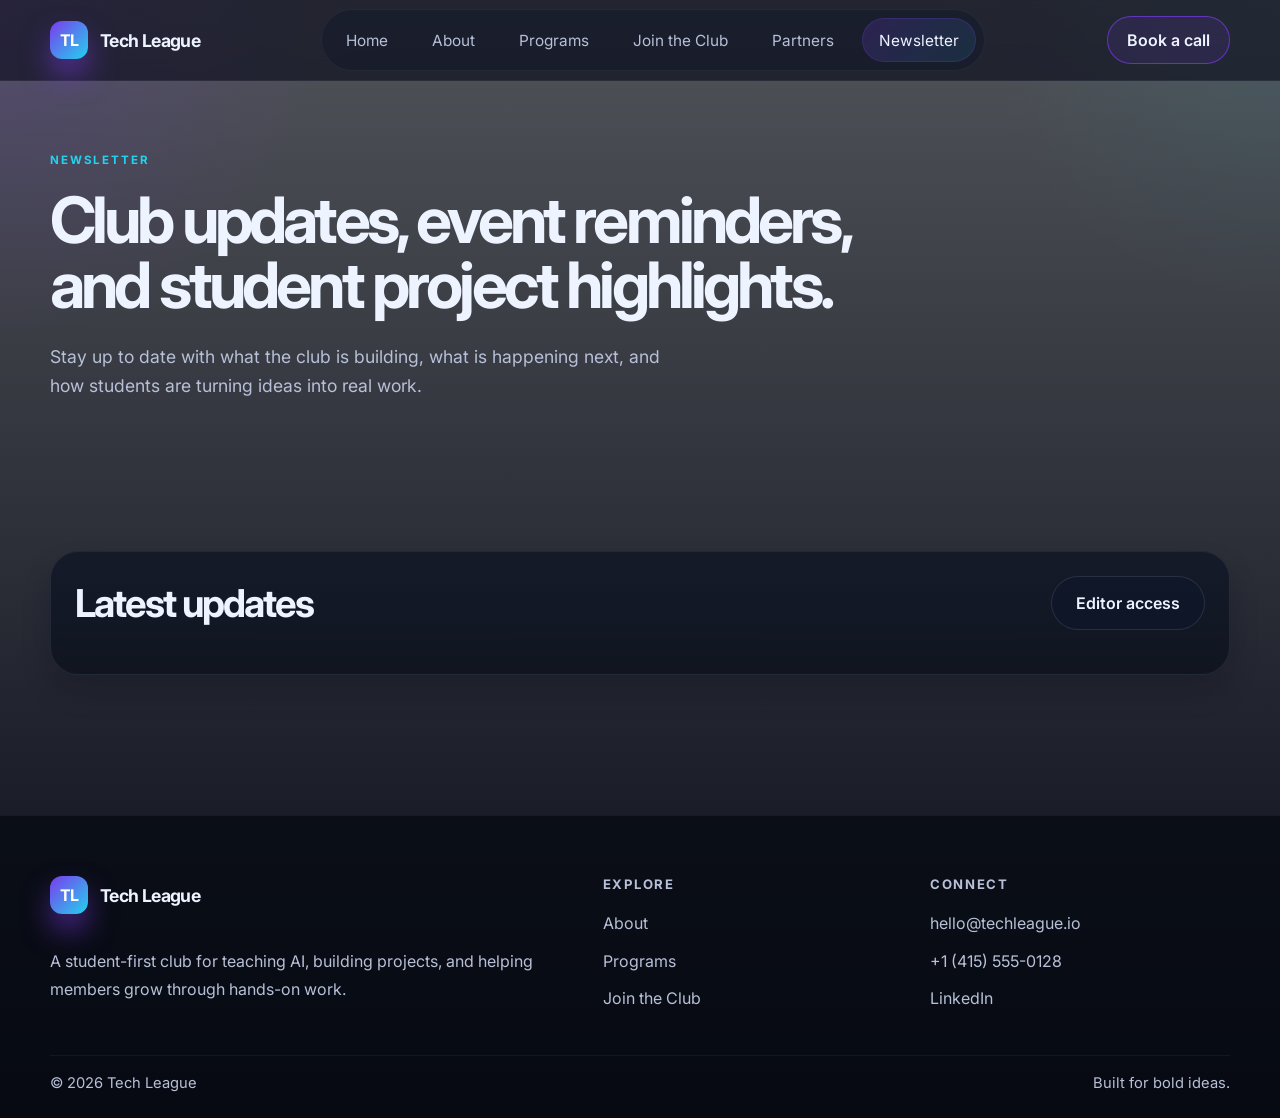
<file: newsletter-admin.html>
<!DOCTYPE html>
<html lang="en">
  <head>
    <meta charset="UTF-8" />
    <meta name="viewport" content="width=device-width, initial-scale=1.0" />
    <title>Newsletter Admin | Tech League</title>
    <meta name="description" content="Protected Tech League newsletter admin editor." />
    <link rel="preconnect" href="https://fonts.googleapis.com" />
    <link rel="preconnect" href="https://fonts.gstatic.com" crossorigin />
    <link
      href="https://fonts.googleapis.com/css2?family=Inter:wght@400;500;600;700;800;900&display=swap"
      rel="stylesheet"
    />
    <link rel="stylesheet" href="style.css" />
  </head>
  <body class="subpage-shell" data-page="newsletter-admin">
    <header class="site-header">
      <div class="container nav-wrap">
        <a class="brand" href="index.html" aria-label="Tech League home">
          <span class="brand-mark">TL</span>
          <span class="brand-text">Tech League</span>
        </a>

        <nav class="main-nav" aria-label="Main navigation">
          <a href="index.html">Home</a>
          <a href="about.html">About</a>
          <a href="programs.html">Programs</a>
          <a href="join.html">Join the Club</a>
          <a href="partners.html">Partners</a>
          <a href="newsletter.html">Newsletter</a>
        </nav>

        <a class="nav-cta" href="index.html#contact">Book a call</a>
      </div>
    </header>

    <main class="subpage-main">
      <section class="subpage-hero">
        <div class="container">
          <p class="eyebrow">Protected editor</p>
          <h1>Newsletter content manager.</h1>
          <p class="lead">
            This page is intentionally hidden and only available after entering the passcode. You can
            access it by opening <strong>newsletter-admin.html</strong> directly in the browser.
          </p>
        </div>
      </section>

      <section class="section">
        <div class="container newsletter-layout">
          <div class="newsletter-list-panel">
            <div class="panel-header">
              <h2>Current newsletter</h2>
            </div>
            <div class="newsletter-list" data-newsletter-list></div>
          </div>

          <aside class="newsletter-form-panel">
            <form id="newsletter-form" class="newsletter-form hidden">
              <h3>Add a newsletter entry</h3>

              <label>
                Title
                <input type="text" name="title" placeholder="Example: Spring AI workshop" required />
              </label>

              <label>
                Category
                <select name="category">
                  <option>Club update</option>
                  <option>Event</option>
                  <option>Project highlight</option>
                  <option>Announcement</option>
                </select>
              </label>

              <label>
                Summary
                <textarea name="summary" placeholder="Write the update here..." required></textarea>
              </label>

              <button type="submit" class="button primary">Publish update</button>
              <p id="newsletter-status" class="newsletter-status" aria-live="polite"></p>
            </form>
          </aside>
        </div>
      </section>
    </main>

    <footer class="site-footer" id="contact">
      <div class="container footer-grid">
        <div>
          <a class="brand footer-brand" href="index.html">
            <span class="brand-mark">TL</span>
            <span class="brand-text">Tech League</span>
          </a>
          <p>
            A student-first club for teaching AI, building projects, and helping members grow through hands-on work.
          </p>
        </div>

        <div>
          <h4>Explore</h4>
          <ul>
            <li><a href="about.html">About</a></li>
            <li><a href="programs.html">Programs</a></li>
            <li><a href="join.html">Join the Club</a></li>
          </ul>
        </div>

        <div>
          <h4>Connect</h4>
          <ul>
            <li><a href="mailto:hello@techleague.io">hello@techleague.io</a></li>
            <li><a href="tel:+14155550128">+1 (415) 555-0128</a></li>
            <li><a href="#">LinkedIn</a></li>
          </ul>
        </div>
      </div>

      <div class="container bottom-bar">
        <span>© <span id="year"></span> Tech League</span>
        <span>Built for bold ideas.</span>
      </div>
    </footer>

    <script src="index.js"></script>
  </body>
</html>
</file>
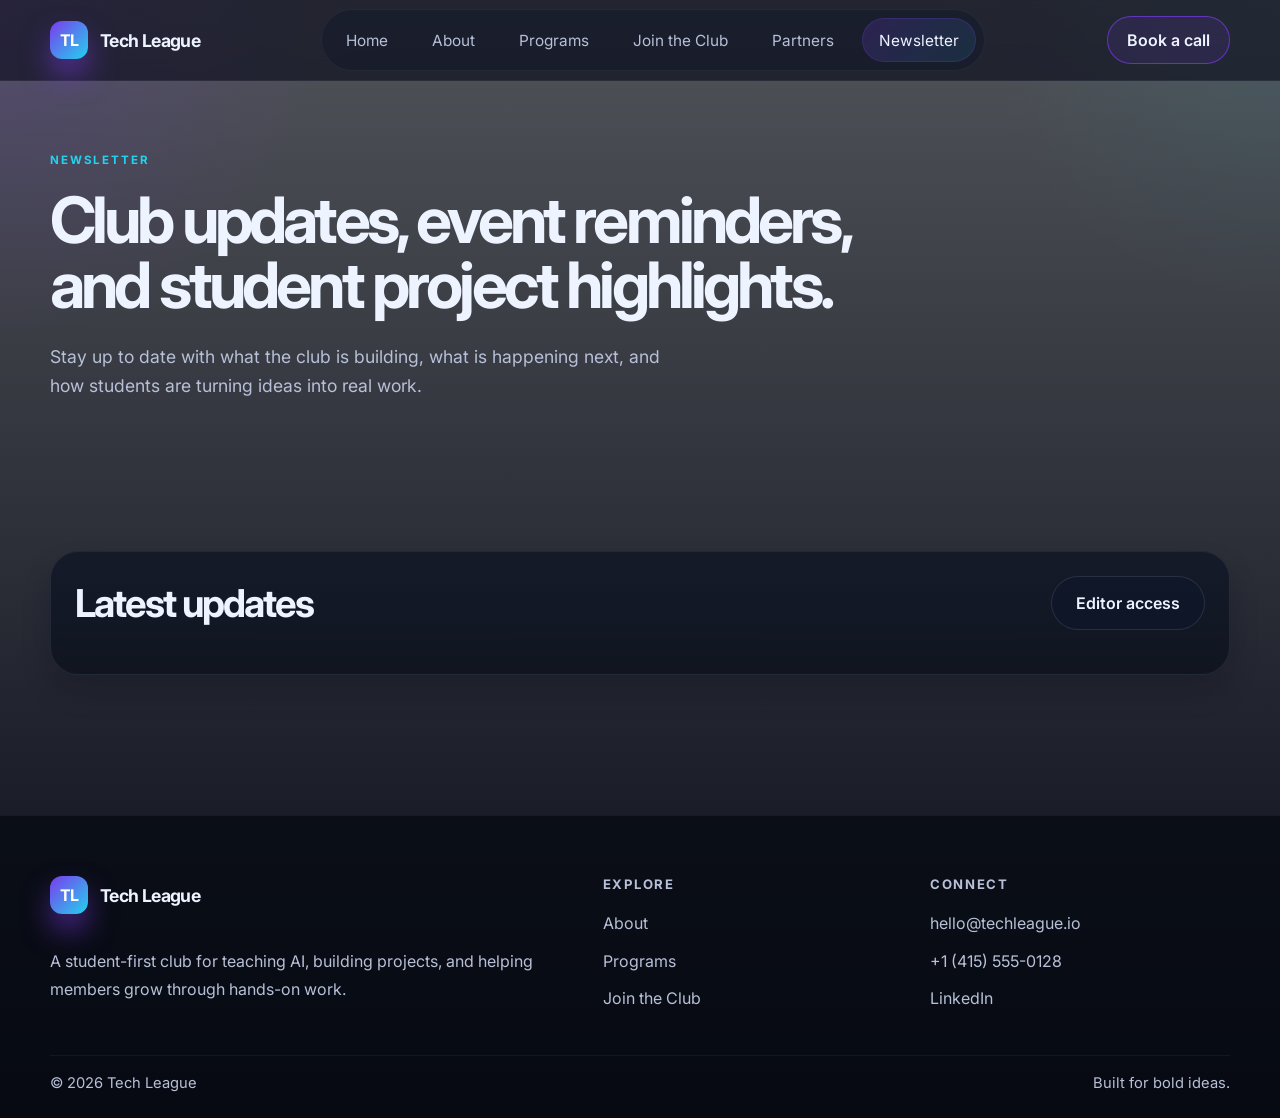
<file: newsletter.html>
<!DOCTYPE html>
<html lang="en">
  <head>
    <meta charset="UTF-8" />
    <meta name="viewport" content="width=device-width, initial-scale=1.0" />
    <title>Newsletter | Tech League</title>
    <meta name="description" content="Tech League newsletter updates and club announcements." />
    <link rel="preconnect" href="https://fonts.googleapis.com" />
    <link rel="preconnect" href="https://fonts.gstatic.com" crossorigin />
    <link
      href="https://fonts.googleapis.com/css2?family=Inter:wght@400;500;600;700;800;900&display=swap"
      rel="stylesheet"
    />
    <link rel="stylesheet" href="style.css" />
  </head>
  <body class="subpage-shell" data-page="newsletter">
    <header class="site-header">
      <div class="container nav-wrap">
        <a class="brand" href="index.html" aria-label="Tech League home">
          <span class="brand-mark">TL</span>
          <span class="brand-text">Tech League</span>
        </a>

        <nav class="main-nav" aria-label="Main navigation">
          <a href="index.html">Home</a>
          <a href="about.html">About</a>
          <a href="programs.html">Programs</a>
          <a href="join.html">Join the Club</a>
          <a href="partners.html">Partners</a>
          <a href="newsletter.html" class="active">Newsletter</a>
        </nav>

        <a class="nav-cta" href="index.html#contact">Book a call</a>
      </div>
    </header>

    <main class="subpage-main">
      <section class="subpage-hero">
        <div class="container">
          <p class="eyebrow">Newsletter</p>
          <h1>Club updates, event reminders, and student project highlights.</h1>
          <p class="lead">
            Stay up to date with what the club is building, what is happening next, and how students
            are turning ideas into real work.
          </p>
        </div>
      </section>

      <section class="section">
        <div class="container newsletter-layout public-newsletter-layout">
          <div class="newsletter-list-panel full-width-panel">
            <div class="panel-header">
              <h2>Latest updates</h2>
              <button type="button" id="newsletter-access-button" class="button secondary">Editor access</button>
            </div>

            <form id="newsletter-form" class="newsletter-form hidden">
              <h3>Add a newsletter entry</h3>

              <label>
                Title
                <input type="text" name="title" placeholder="Example: Spring AI workshop" required />
              </label>

              <label>
                Category
                <select name="category">
                  <option>Club update</option>
                  <option>Event</option>
                  <option>Project highlight</option>
                  <option>Announcement</option>
                </select>
              </label>

              <label>
                Summary
                <textarea name="summary" placeholder="Write the update here..." required></textarea>
              </label>

              <button type="submit" class="button primary">Publish update</button>
              <p id="newsletter-status" class="newsletter-status" aria-live="polite"></p>
            </form>

            <div class="newsletter-list" data-newsletter-list></div>
          </div>
        </div>
      </section>
    </main>

    <footer class="site-footer" id="contact">
      <div class="container footer-grid">
        <div>
          <a class="brand footer-brand" href="index.html">
            <span class="brand-mark">TL</span>
            <span class="brand-text">Tech League</span>
          </a>
          <p>
            A student-first club for teaching AI, building projects, and helping members grow through hands-on work.
          </p>
        </div>

        <div>
          <h4>Explore</h4>
          <ul>
            <li><a href="about.html">About</a></li>
            <li><a href="programs.html">Programs</a></li>
            <li><a href="join.html">Join the Club</a></li>
          </ul>
        </div>

        <div>
          <h4>Connect</h4>
          <ul>
            <li><a href="mailto:hello@techleague.io">hello@techleague.io</a></li>
            <li><a href="tel:+14155550128">+1 (415) 555-0128</a></li>
            <li><a href="#">LinkedIn</a></li>
          </ul>
        </div>
      </div>

      <div class="container bottom-bar">
        <span>© <span id="year"></span> Tech League</span>
        <span>Built for bold ideas.</span>
      </div>
    </footer>

    <script src="index.js"></script>
  </body>
</html>
</file>
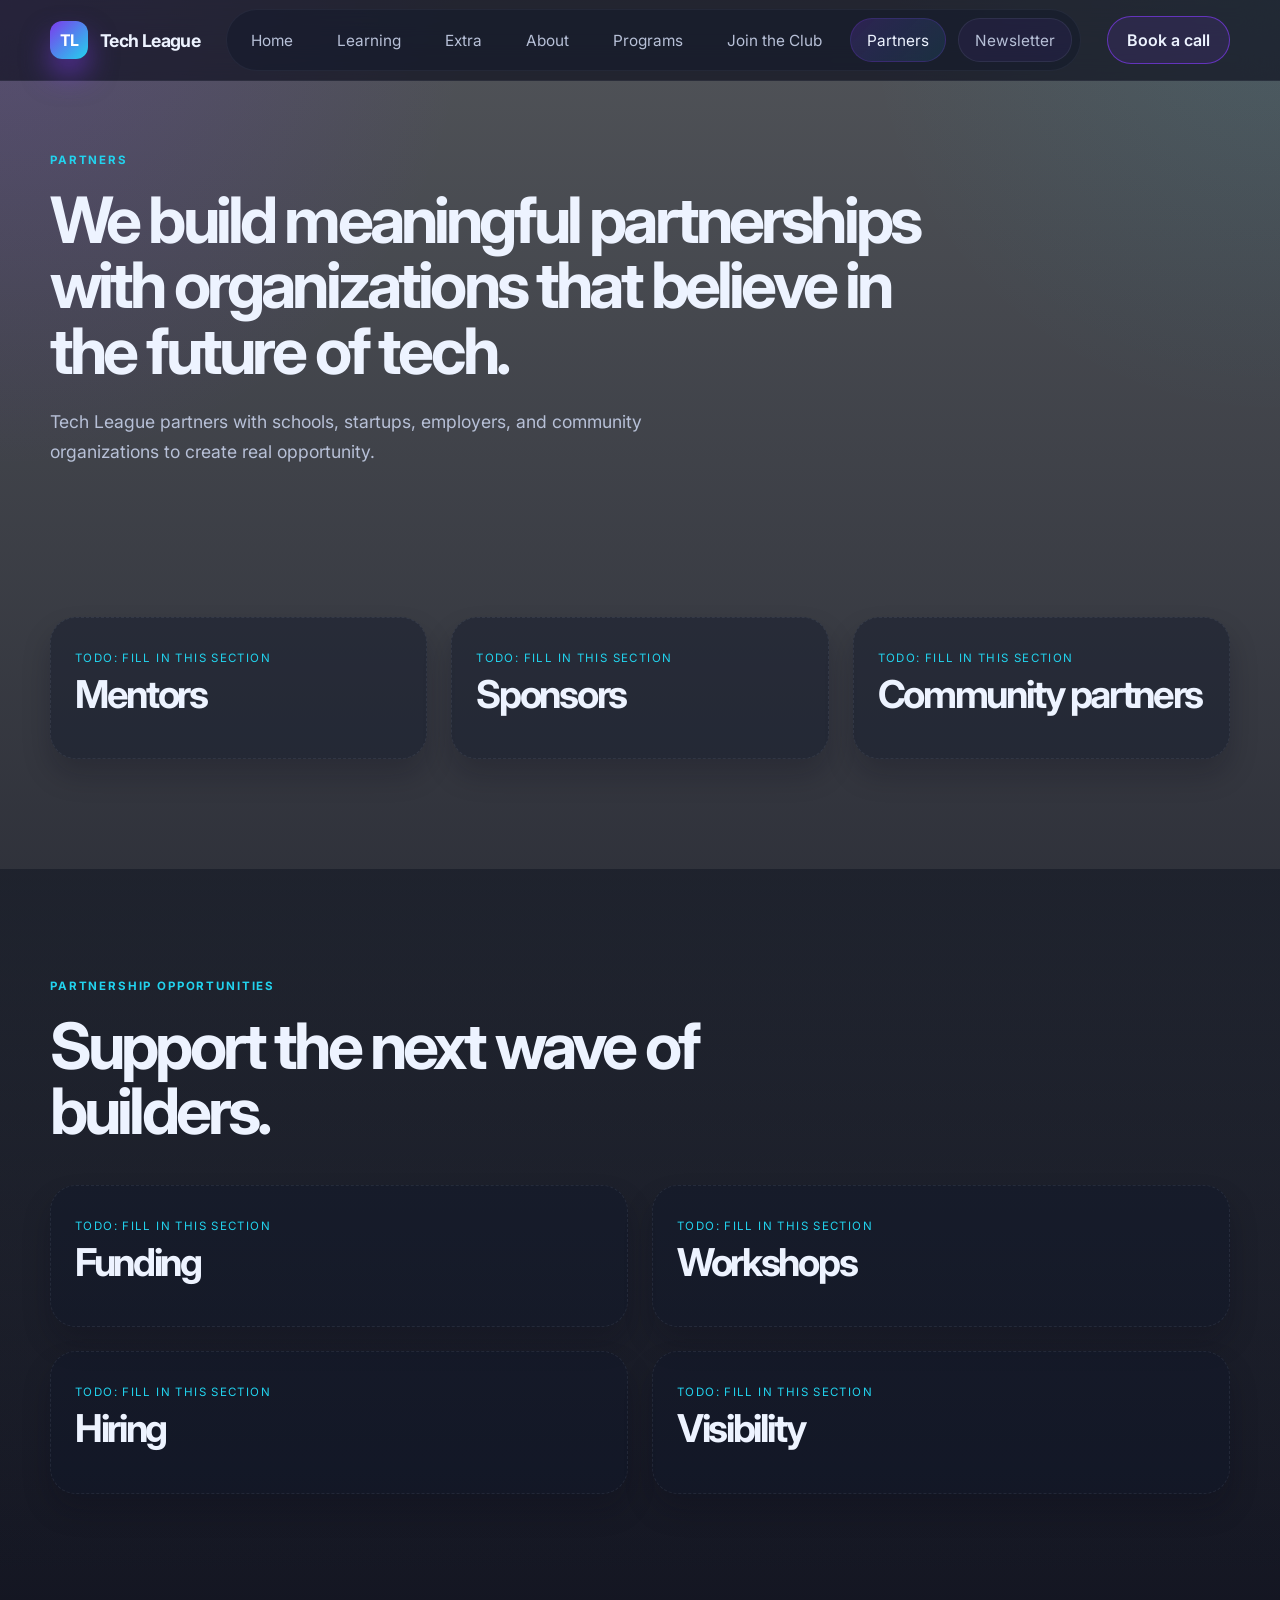
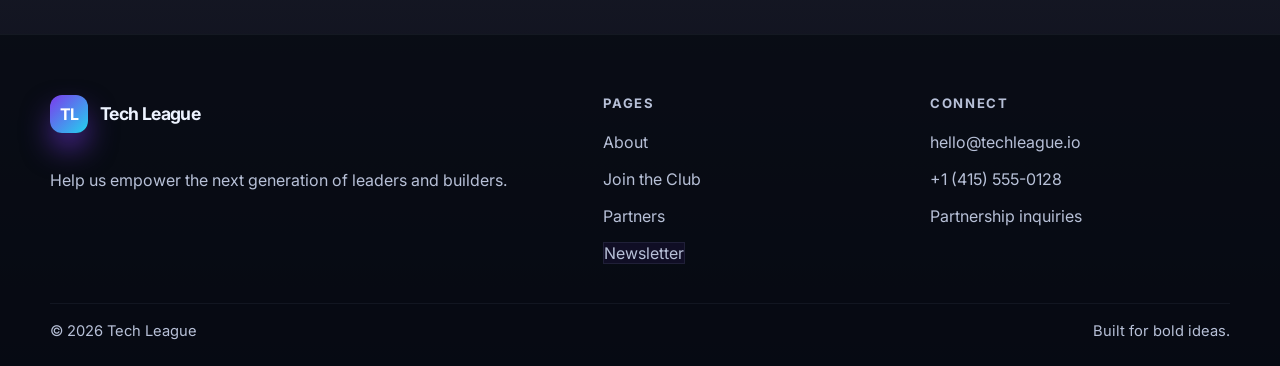
<file: partners.html>
<!DOCTYPE html>
<html lang="en">
  <head>
    <meta charset="UTF-8" />
    <meta name="viewport" content="width=device-width, initial-scale=1.0" />
    <title>Partners | Tech League</title>
    <meta name="description" content="Tech League partners." />
    <link rel="preconnect" href="https://fonts.googleapis.com" />
    <link rel="preconnect" href="https://fonts.gstatic.com" crossorigin />
    <link
      href="https://fonts.googleapis.com/css2?family=Inter:wght@400;500;600;700;800;900&display=swap"
      rel="stylesheet"
    />
    <link rel="stylesheet" href="style.css" />
  </head>
  <body class="subpage-shell">
    <header class="site-header">
      <div class="container nav-wrap">
        <a class="brand" href="index.html" aria-label="Tech League home">
          <span class="brand-mark">TL</span>
          <span class="brand-text">Tech League</span>
        </a>

        <nav class="main-nav" aria-label="Main navigation">
          <a href="index.html">Home</a>
          <a href="learning.html">Learning</a>
          <a href="extra.html">Extra</a>
          <a href="about.html">About</a>
          <a href="programs.html">Programs</a>
          <a href="join.html">Join the Club</a>
          <a href="partners.html" class="active">Partners</a>
          <a href="newsletter.html" class="newsletter-link">Newsletter</a>
        </nav>

        <a class="nav-cta" href="index.html#contact">Book a call</a>
      </div>
    </header>

    <main class="subpage-main">
      <section class="subpage-hero">
        <div class="container">
          <p class="eyebrow">Partners</p>
          <h1>We build meaningful partnerships with organizations that believe in the future of tech.</h1>
          <p class="lead">
            <!-- TODO: Add a sentence about sponsor, mentor, and supporter opportunities. -->
            Tech League partners with schools, startups, employers, and community organizations to create real opportunity.
          </p>
        </div>
      </section>

      <section class="section">
        <div class="container partner-grid">
          <article class="partner-card placeholder">
            <h3>Mentors</h3>
            <p>
              <!-- TODO: Describe how mentors can advise, teach, and support members. -->
            </p>
          </article>

          <article class="partner-card placeholder">
            <h3>Sponsors</h3>
            <p>
              <!-- TODO: Describe sponsorship tiers, visibility, and community impact. -->
            </p>
          </article>

          <article class="partner-card placeholder">
            <h3>Community partners</h3>
            <p>
              <!-- TODO: Add details about local schools, organizations, or companies collaborating with the club. -->
            </p>
          </article>
        </div>
      </section>

      <section class="section alt">
        <div class="container">
          <div class="section-head">
            <p class="eyebrow">Partnership opportunities</p>
            <h2>Support the next wave of builders.</h2>
          </div>

          <div class="content-grid">
            <article class="content-card placeholder">
              <h2>Funding</h2>
              <p>
                <!-- TODO: Explain funding, donations, programs, event support, or scholarships. -->
              </p>
            </article>

            <article class="content-card placeholder">
              <h2>Workshops</h2>
              <p>
                <!-- TODO: Explain guest speaking, workshops, office hours, or mentorship sessions. -->
              </p>
            </article>

            <article class="content-card placeholder">
              <h2>Hiring</h2>
              <p>
                <!-- TODO: Add employer engagement opportunities, internships, or hiring pipeline details. -->
              </p>
            </article>

            <article class="content-card placeholder">
              <h2>Visibility</h2>
              <p>
                <!-- TODO: Add details about logos, branding, event promotion, and recognition. -->
              </p>
            </article>
          </div>
        </div>
      </section>
    </main>

    <footer class="site-footer" id="contact">
      <div class="container footer-grid">
        <div>
          <a class="brand footer-brand" href="index.html">
            <span class="brand-mark">TL</span>
            <span class="brand-text">Tech League</span>
          </a>
          <p>
            <!-- TODO: Add a short partner-focused description. -->
            Help us empower the next generation of leaders and builders.
          </p>
        </div>

        <div>
          <h4>Pages</h4>
          <ul>
            <li><a href="about.html">About</a></li>
            <li><a href="join.html">Join the Club</a></li>
            <li><a href="partners.html">Partners</a></li>
            <li><a href="newsletter.html" class="newsletter-link">Newsletter</a></li>
          </ul>
        </div>

        <div>
          <h4>Connect</h4>
          <ul>
            <li><a href="mailto:hello@techleague.io">hello@techleague.io</a></li>
            <li><a href="tel:+14155550128">+1 (415) 555-0128</a></li>
            <li><a href="#">Partnership inquiries</a></li>
          </ul>
        </div>
      </div>

      <div class="container bottom-bar">
        <span>© <span id="year"></span> Tech League</span>
        <span>Built for bold ideas.</span>
      </div>
    </footer>

    <script src="index.js"></script>
  </body>
</html>
</file>
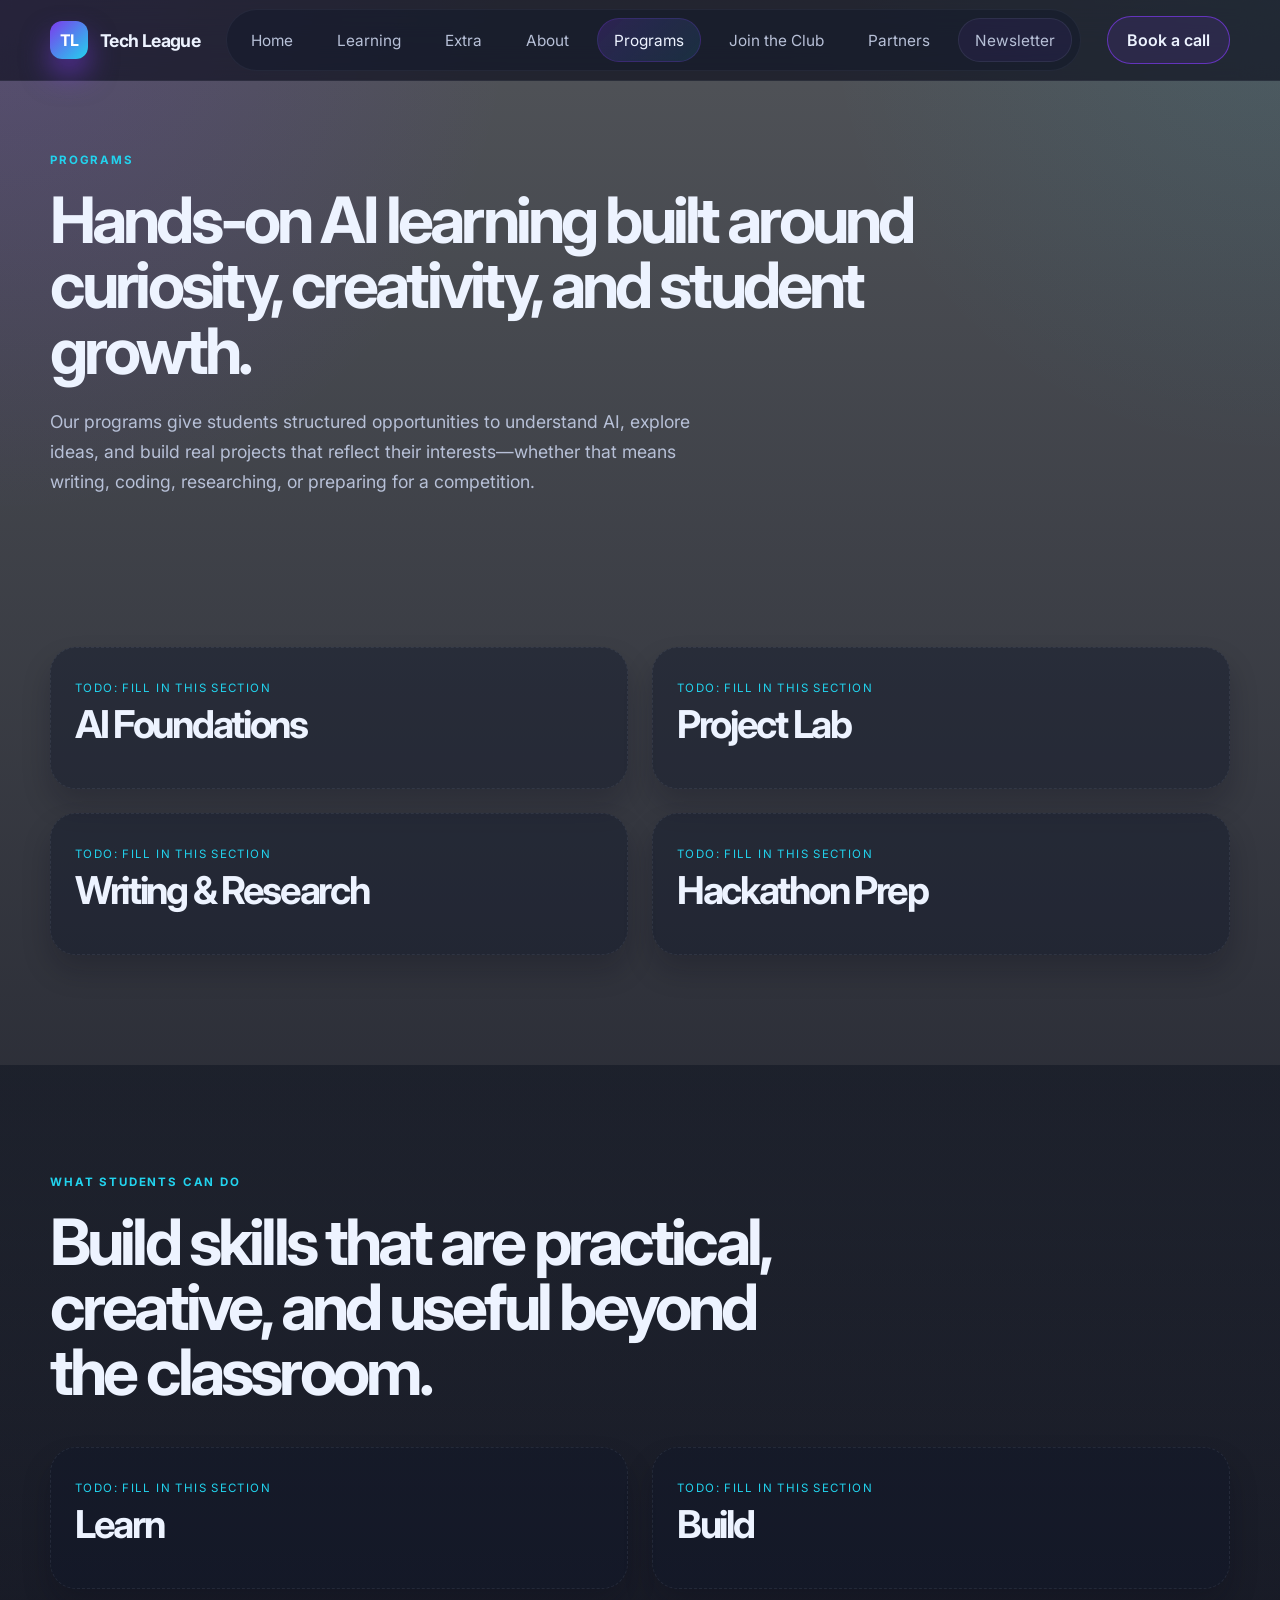
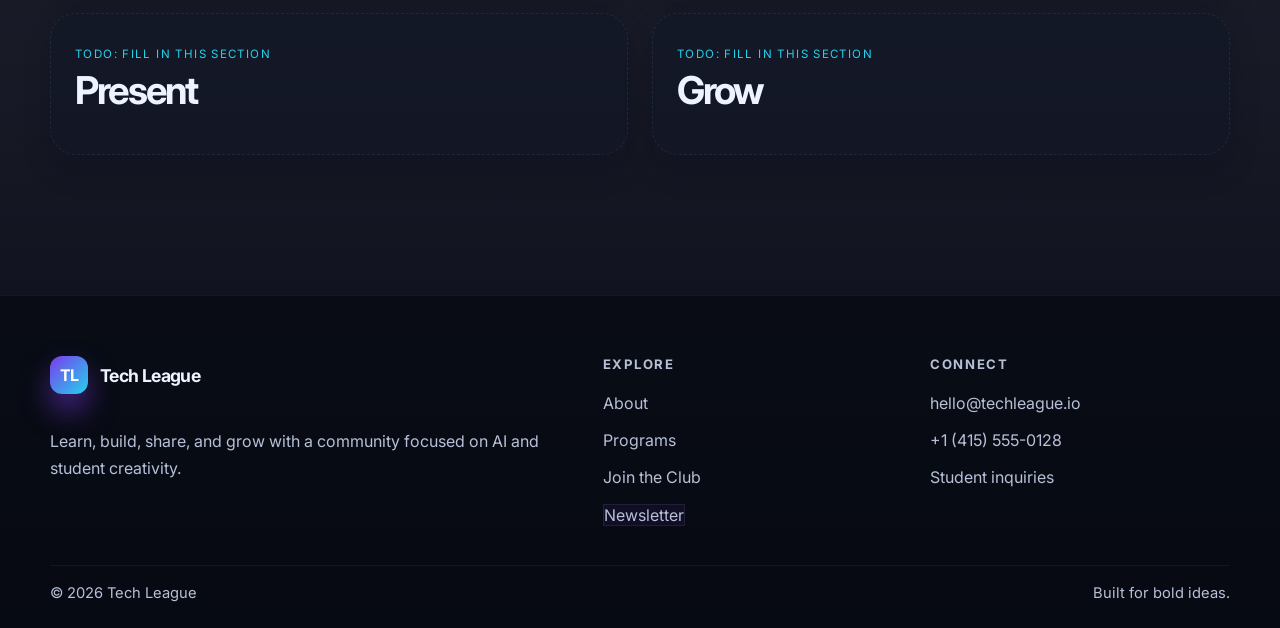
<file: programs.html>
<!DOCTYPE html>
<html lang="en">
  <head>
    <meta charset="UTF-8" />
    <meta name="viewport" content="width=device-width, initial-scale=1.0" />
    <title>Programs | Tech League</title>
    <meta name="description" content="Tech League programs and student learning opportunities." />
    <link rel="preconnect" href="https://fonts.googleapis.com" />
    <link rel="preconnect" href="https://fonts.gstatic.com" crossorigin />
    <link
      href="https://fonts.googleapis.com/css2?family=Inter:wght@400;500;600;700;800;900&display=swap"
      rel="stylesheet"
    />
    <link rel="stylesheet" href="style.css" />
  </head>
  <body class="subpage-shell">
    <header class="site-header">
      <div class="container nav-wrap">
        <a class="brand" href="index.html" aria-label="Tech League home">
          <span class="brand-mark">TL</span>
          <span class="brand-text">Tech League</span>
        </a>

        <nav class="main-nav" aria-label="Main navigation">
          <a href="index.html">Home</a>
          <a href="learning.html">Learning</a>
          <a href="extra.html">Extra</a>
          <a href="about.html">About</a>
          <a href="programs.html" class="active">Programs</a>
          <a href="join.html">Join the Club</a>
          <a href="partners.html">Partners</a>
          <a href="newsletter.html" class="newsletter-link">Newsletter</a>
        </nav>

        <a class="nav-cta" href="index.html#contact">Book a call</a>
      </div>
    </header>

    <main class="subpage-main">
      <section class="subpage-hero">
        <div class="container">
          <p class="eyebrow">Programs</p>
          <h1>Hands-on AI learning built around curiosity, creativity, and student growth.</h1>
          <p class="lead">
            Our programs give students structured opportunities to understand AI, explore ideas,
            and build real projects that reflect their interests—whether that means writing,
            coding, researching, or preparing for a competition.
          </p>
        </div>
      </section>

      <section class="section">
        <div class="container content-grid">
          <article class="content-card placeholder">
            <h2>AI Foundations</h2>
            <p>
              <!-- TODO: Add workshops or learning sessions covering the basics of AI, machine learning, ethics, and real-world applications. -->
            </p>
          </article>

          <article class="content-card placeholder">
            <h2>Project Lab</h2>
            <p>
              <!-- TODO: Add details about project-based team work, mini apps, research, or writing tracks. -->
            </p>
          </article>

          <article class="content-card placeholder">
            <h2>Writing & Research</h2>
            <p>
              <!-- TODO: Describe opportunities to publish Medium articles, create explainer content, or explore AI topics in depth. -->
            </p>
          </article>

          <article class="content-card placeholder">
            <h2>Hackathon Prep</h2>
            <p>
              <!-- TODO: Add details about event prep, teamwork, prototyping, and competition support. -->
            </p>
          </article>
        </div>
      </section>

      <section class="section alt">
        <div class="container">
          <div class="section-head">
            <p class="eyebrow">What students can do</p>
            <h2>Build skills that are practical, creative, and useful beyond the classroom.</h2>
          </div>

          <div class="content-grid">
            <article class="content-card placeholder">
              <h2>Learn</h2>
              <p>
                <!-- TODO: Add a sentence about teaching AI in a friendly, understandable way. -->
              </p>
            </article>

            <article class="content-card placeholder">
              <h2>Build</h2>
              <p>
                <!-- TODO: Add a sentence about project creation and experimentation. -->
              </p>
            </article>

            <article class="content-card placeholder">
              <h2>Present</h2>
              <p>
                <!-- TODO: Add a sentence about showcasing ideas, writing, or competing. -->
              </p>
            </article>

            <article class="content-card placeholder">
              <h2>Grow</h2>
              <p>
                <!-- TODO: Add a sentence about confidence, curiosity, and long-term skill development. -->
              </p>
            </article>
          </div>
        </div>
      </section>
    </main>

    <footer class="site-footer" id="contact">
      <div class="container footer-grid">
        <div>
          <a class="brand footer-brand" href="index.html">
            <span class="brand-mark">TL</span>
            <span class="brand-text">Tech League</span>
          </a>
          <p>
            Learn, build, share, and grow with a community focused on AI and student creativity.
          </p>
        </div>

        <div>
          <h4>Explore</h4>
          <ul>
            <li><a href="about.html">About</a></li>
            <li><a href="programs.html">Programs</a></li>
            <li><a href="join.html">Join the Club</a></li>
            <li><a href="newsletter.html" class="newsletter-link">Newsletter</a></li>
          </ul>
        </div>

        <div>
          <h4>Connect</h4>
          <ul>
            <li><a href="mailto:hello@techleague.io">hello@techleague.io</a></li>
            <li><a href="tel:+14155550128">+1 (415) 555-0128</a></li>
            <li><a href="#">Student inquiries</a></li>
          </ul>
        </div>
      </div>

      <div class="container bottom-bar">
        <span>© <span id="year"></span> Tech League</span>
        <span>Built for bold ideas.</span>
      </div>
    </footer>

    <script src="index.js"></script>
  </body>
</html>
</file>
<file: style.css>
:root {
  --bg: #060816;
  --bg-soft: #0f172a;
  --panel: rgba(17, 24, 39, 0.9);
  --panel-strong: #101b2d;
  --card: rgba(15, 23, 42, 0.72);
  --line: rgba(148, 163, 184, 0.16);
  --text: #edf3ff;
  --muted: #b7c0d7;
  --accent: #7c3aed;
  --accent-2: #22d3ee;
  --accent-3: #f59e0b;
  --shadow: 0 30px 80px rgba(8, 15, 28, 0.55);
}

* {
  box-sizing: border-box;
}

html {
  scroll-behavior: smooth;
}

body {
  margin: 0;
  font-family: "Inter", sans-serif;
  background:
    radial-gradient(circle at top left, rgba(124, 58, 237, 0.18), transparent 20%),
    radial-gradient(circle at top right, rgba(34, 211, 238, 0.09), transparent 25%),
    var(--bg);
  color: var(--text);
}

img {
  max-width: 100%;
  display: block;
}

a {
  color: inherit;
  text-decoration: none;
}

button,
input,
textarea,
select {
  font: inherit;
}

.page-shell {
  min-height: 100vh;
}

.container {
  width: min(1180px, calc(100% - 32px));
  margin: 0 auto;
}

.site-header {
  position: sticky;
  top: 0;
  z-index: 50;
  backdrop-filter: blur(18px);
  background: rgba(6, 8, 22, 0.6);
  border-bottom: 1px solid rgba(148, 163, 184, 0.08);
}

.nav-wrap {
  display: flex;
  align-items: center;
  justify-content: space-between;
  gap: 24px;
  min-height: 80px;
}

.brand {
  display: inline-flex;
  align-items: center;
  gap: 12px;
  font-weight: 700;
  letter-spacing: -0.04em;
}

.brand-mark {
  display: inline-flex;
  align-items: center;
  justify-content: center;
  width: 38px;
  height: 38px;
  border-radius: 12px;
  background: linear-gradient(135deg, var(--accent), var(--accent-2));
  color: white;
  box-shadow: 0 16px 28px rgba(124, 58, 237, 0.5);
}

.brand-text {
  font-size: 1.1rem;
}

.main-nav {
  display: flex;
  align-items: center;
  gap: 12px;
  color: var(--muted);
  font-size: 0.96rem;
  padding: 8px;
  border-radius: 999px;
  background: rgba(15, 23, 42, 0.42);
  border: 1px solid rgba(148, 163, 184, 0.08);
}

.main-nav a {
  padding: 0.72rem 1rem;
  border-radius: 999px;
  transition: color 0.2s ease, background 0.2s ease, transform 0.2s ease;
}

.main-nav a:hover,
.main-nav a:focus-visible {
  color: var(--text);
  background: rgba(124, 58, 237, 0.08);
  transform: translateY(-1px);
}

.main-nav a.active {
  color: var(--text);
  background: linear-gradient(135deg, rgba(124, 58, 237, 0.2), rgba(34, 211, 238, 0.1));
  border: 1px solid rgba(124, 58, 237, 0.22);
}

.nav-cta,
.button {
  display: inline-flex;
  align-items: center;
  justify-content: center;
  border-radius: 999px;
  font-weight: 600;
  transition: transform 0.2s ease, box-shadow 0.2s ease, border-color 0.2s ease;
}

.nav-cta {
  padding: 0.8rem 1.2rem;
  border: 1px solid rgba(124, 58, 237, 0.7);
  background: rgba(124, 58, 237, 0.12);
}

.nav-cta:hover,
.button:hover {
  transform: translateY(-1px);
}

.hero {
  padding: 72px 0 48px;
}

.hero-grid {
  display: grid;
  grid-template-columns: 1.15fr 0.85fr;
  align-items: center;
  gap: 48px;
}

.eyebrow {
  margin: 0 0 20px;
  color: var(--accent-2);
  text-transform: uppercase;
  letter-spacing: 0.16em;
  font-size: 0.72rem;
  font-weight: 700;
}

.hero-copy h1 {
  margin: 0;
  font-size: clamp(3.2rem, 7vw, 6.1rem);
  line-height: 0.96;
  letter-spacing: -0.07em;
}

.hero-copy h1 span {
  background: linear-gradient(135deg, #ffffff 0%, #a78bfa 30%, #67e8f9 100%);
  -webkit-background-clip: text;
  background-clip: text;
  color: transparent;
}

.soft-highlight {
  background: linear-gradient(135deg, #c4b5fd 0%, #67e8f9 100%);
  -webkit-background-clip: text;
  background-clip: text;
  color: transparent;
}

.lead {
  margin: 24px 0 0;
  max-width: 640px;
  font-size: 1.1rem;
  line-height: 1.7;
  color: var(--muted);
}

.cta-row {
  display: flex;
  align-items: center;
  flex-wrap: wrap;
  gap: 16px;
  margin-top: 30px;
}

.button {
  padding: 1rem 1.5rem;
  border: 1px solid transparent;
}

.button.primary {
  background: linear-gradient(135deg, var(--accent), #8b5cf6 55%, var(--accent-2));
  color: white;
  box-shadow: 0 24px 48px rgba(124, 58, 237, 0.33);
}

.button.secondary {
  background: rgba(15, 23, 42, 0.8);
  border-color: rgba(148, 163, 184, 0.18);
  color: var(--text);
}

.stat-row {
  display: grid;
  grid-template-columns: repeat(3, minmax(100px, 1fr));
  gap: 18px;
  margin-top: 36px;
  padding-top: 24px;
  border-top: 1px solid var(--line);
  max-width: 620px;
}

.stat-row div {
  display: flex;
  flex-direction: column;
  gap: 6px;
}

.stat-row strong {
  font-size: clamp(1.4rem, 2vw, 2rem);
  letter-spacing: -0.06em;
}

.stat-row span {
  color: var(--muted);
  font-size: 0.85rem;
}

.hero-visual {
  position: relative;
  min-height: 540px;
  display: flex;
  align-items: center;
  justify-content: center;
}

.orbit {
  position: absolute;
  border: 1px solid rgba(148, 163, 184, 0.18);
  border-radius: 50%;
}

.orbit-one {
  width: 420px;
  height: 420px;
  transform: rotate(12deg);
}

.orbit-two {
  width: 520px;
  height: 520px;
  border-color: rgba(124, 58, 237, 0.18);
}

.showcase-panel {
  position: relative;
  z-index: 2;
  width: min(440px, 100%);
  padding: 24px;
  border-radius: 32px;
  background: linear-gradient(180deg, rgba(15, 23, 42, 0.9), rgba(15, 23, 42, 0.72));
  border: 1px solid rgba(148, 163, 184, 0.15);
  box-shadow: var(--shadow);
}

.panel-topline {
  display: flex;
  align-items: center;
  gap: 10px;
  color: var(--muted);
  font-size: 0.76rem;
  letter-spacing: 0.08em;
  text-transform: uppercase;
}

.dot {
  width: 10px;
  height: 10px;
  border-radius: 50%;
  background: linear-gradient(135deg, var(--accent-2), #6ee7b7);
  box-shadow: 0 0 16px rgba(110, 231, 183, 0.8);
}

.panel-stack {
  display: grid;
  grid-template-columns: 1fr 1fr;
  gap: 16px;
  margin-top: 28px;
}

.mini-card {
  padding: 20px 18px;
  border-radius: 20px;
  background: rgba(17, 24, 39, 0.9);
  border: 1px solid rgba(148, 163, 184, 0.12);
  display: flex;
  flex-direction: column;
  gap: 10px;
  transition: transform 0.25s ease, box-shadow 0.25s ease, border-color 0.25s ease;
}

.mini-card:hover,
.floating-badge:hover,
.feature-card:hover,
.story-card:hover,
.quote-card:hover,
.mini-panel:hover,
.process-step:hover {
  transform: translateY(-8px) scale(1.02);
  border-color: rgba(124, 58, 237, 0.32);
  box-shadow: 0 24px 36px rgba(7, 10, 20, 0.34);
}

.mini-card small {
  color: var(--muted);
  font-size: 0.72rem;
  text-transform: uppercase;
  letter-spacing: 0.12em;
}

.mini-card strong {
  font-size: 1.7rem;
  letter-spacing: -0.06em;
}

.mini-card span {
  color: var(--muted);
  font-size: 0.86rem;
}

.mini-card.accent {
  background: linear-gradient(135deg, rgba(124, 58, 237, 0.2), rgba(34, 211, 238, 0.08));
}

.floating-badge {
  position: absolute;
  z-index: 3;
  display: flex;
  flex-direction: column;
  gap: 6px;
  padding: 16px 18px;
  border-radius: 18px;
  background: rgba(8, 11, 24, 0.85);
  border: 1px solid rgba(148, 163, 184, 0.16);
  box-shadow: var(--shadow);
  transition: transform 0.25s ease, box-shadow 0.25s ease, border-color 0.25s ease;
}

.soft-pill {
  display: inline-flex;
  align-self: flex-start;
  padding: 0.38rem 0.7rem;
  background: rgba(34, 211, 238, 0.12);
  border: 1px solid rgba(34, 211, 238, 0.25);
  color: var(--accent-2);
  border-radius: 999px;
  font-size: 0.68rem;
  letter-spacing: 0.12em;
  text-transform: uppercase;
}

.floating-badge strong {
  font-size: 1.05rem;
}

.floating-badge small {
  color: var(--muted);
  font-size: 0.76rem;
}

.badge-one {
  top: 40px;
  right: -10px;
}

.badge-two {
  bottom: 48px;
  left: 0;
}

.logo-strip {
  border-top: 1px solid rgba(148, 163, 184, 0.08);
  border-bottom: 1px solid rgba(148, 163, 184, 0.08);
  background: rgba(7, 11, 18, 0.5);
}

.logo-row {
  display: grid;
  grid-template-columns: repeat(6, minmax(0, 1fr));
  gap: 12px;
  align-items: center;
  min-height: 96px;
  color: rgba(237, 243, 255, 0.7);
  text-transform: uppercase;
  letter-spacing: 0.16em;
  font-weight: 700;
  font-size: 0.74rem;
  text-align: center;
}

.section {
  padding: 110px 0;
}

.alt {
  background: linear-gradient(180deg, rgba(9, 15, 28, 0.45), rgba(15, 23, 42, 0));
}

.section-head {
  margin-bottom: 42px;
}

.section-head h2,
.section-copy h2,
.subpage-hero h1,
.content-card h2,
.form-panel h2,
.partner-card h3 {
  margin: 0;
  font-size: clamp(2.3rem, 5vw, 4.1rem);
  letter-spacing: -0.06em;
  line-height: 1.02;
  max-width: 760px;
}

.subpage-shell {
  background:
    radial-gradient(circle at top left, rgba(124, 58, 237, 0.18), transparent 20%),
    radial-gradient(circle at top right, rgba(34, 211, 238, 0.08), transparent 18%),
    linear-gradient(180deg, rgba(7, 11, 18, 0.7), rgba(6, 8, 22, 1));
}

.subpage-main {
  padding-bottom: 30px;
}

.subpage-hero {
  padding: 72px 0 40px;
}

.subpage-hero h1 {
  max-width: 900px;
}

.content-grid,
.partner-grid,
.form-layout {
  display: grid;
  gap: 24px;
}

.content-grid {
  grid-template-columns: repeat(2, minmax(0, 1fr));
}

.partner-grid {
  grid-template-columns: repeat(3, minmax(0, 1fr));
}

.content-card,
.form-panel,
.partner-card {
  background: linear-gradient(180deg, rgba(17, 24, 39, 0.86), rgba(12, 18, 29, 0.82));
  border: 1px solid rgba(148, 163, 184, 0.12);
  border-radius: 26px;
  box-shadow: 0 16px 28px rgba(9, 11, 24, 0.22);
  padding: 28px 24px;
  transition: transform 0.25s ease, box-shadow 0.25s ease, border-color 0.25s ease;
}

.content-card:hover,
.form-panel:hover,
.partner-card:hover {
  transform: translateY(-6px);
  border-color: rgba(124, 58, 237, 0.26);
  box-shadow: 0 24px 36px rgba(7, 10, 20, 0.32);
}

.content-card h2,
.form-panel h2,
.partner-card h3 {
  font-size: clamp(1.7rem, 3vw, 2.8rem);
  margin-bottom: 14px;
}

.content-card p,
.content-card li,
.partner-card p,
.form-panel p,
.form-grid label,
.form-grid input,
.form-grid textarea,
.form-grid select {
  color: var(--muted);
  line-height: 1.7;
}

.placeholder {
  position: relative;
  border-style: dashed;
  background: rgba(15, 23, 42, 0.42);
}

.placeholder::before {
  content: "TODO: Fill in this section";
  display: inline-block;
  margin-bottom: 10px;
  font-size: 0.72rem;
  letter-spacing: 0.12em;
  text-transform: uppercase;
  color: var(--accent-2);
}

.form-layout {
  grid-template-columns: 1.15fr 0.85fr;
  align-items: start;
}

.form-grid {
  display: grid;
  gap: 18px;
}

.form-grid label {
  display: grid;
  gap: 8px;
  font-weight: 600;
}

.form-grid input,
.form-grid textarea,
.form-grid select {
  width: 100%;
  border: 1px solid rgba(148, 163, 184, 0.18);
  border-radius: 14px;
  background: rgba(15, 23, 42, 0.7);
  padding: 0.9rem 1rem;
  color: var(--text);
}

.form-grid textarea {
  min-height: 140px;
  resize: vertical;
}

.helper-list {
  list-style: none;
  padding: 0;
  margin: 18px 0 0;
  display: grid;
  gap: 12px;
}

.helper-list li {
  padding-left: 20px;
  position: relative;
  color: var(--muted);
}

.helper-list li::before {
  content: "";
  position: absolute;
  left: 0;
  top: 10px;
  width: 8px;
  height: 8px;
  border-radius: 50%;
  background: linear-gradient(135deg, var(--accent-2), var(--accent));
}

@media (max-width: 960px) {
  .content-grid,
  .partner-grid,
  .form-layout {
    grid-template-columns: 1fr;
  }
}

.feature-grid {
  display: grid;
  grid-template-columns: repeat(3, minmax(0, 1fr));
  gap: 24px;
}

.feature-card,
.story-card,
.quote-card,
.mini-panel {
  background: rgba(17, 24, 39, 0.72);
  border: 1px solid rgba(148, 163, 184, 0.12);
  border-radius: 26px;
  box-shadow: 0 16px 28px rgba(9, 11, 24, 0.22);
}

.feature-card {
  padding: 26px 22px;
  transition: transform 0.25s ease, box-shadow 0.25s ease, border-color 0.25s ease;
}

.icon-wrap {
  width: 52px;
  height: 52px;
  border-radius: 16px;
  display: inline-flex;
  align-items: center;
  justify-content: center;
  background: linear-gradient(135deg, rgba(124, 58, 237, 0.24), rgba(34, 211, 238, 0.16));
  border: 1px solid rgba(124, 58, 237, 0.2);
  color: var(--text);
  font-weight: 700;
}

.feature-card h3 {
  margin: 20px 0 12px;
  font-size: 1.5rem;
  letter-spacing: -0.04em;
}

.feature-card p,
.section-copy p,
.process-step p,
.story-card p,
.site-footer p,
.site-footer li,
.quote-text,
.mini-panel h3 {
  color: var(--muted);
  line-height: 1.7;
}

.split-layout {
  display: grid;
  grid-template-columns: 0.92fr 1.08fr;
  gap: 36px;
  align-items: center;
}

.section-copy {
  max-width: 540px;
}

.check-list {
  list-style: none;
  padding: 0;
  margin: 28px 0 0;
  display: grid;
  gap: 14px;
  color: var(--text);
}

.check-list li {
  position: relative;
  padding-left: 28px;
  font-weight: 500;
}

.check-list li::before {
  content: "";
  position: absolute;
  left: 0;
  top: 8px;
  width: 12px;
  height: 12px;
  border-radius: 50%;
  background: linear-gradient(135deg, var(--accent-2), var(--accent));
  box-shadow: 0 0 18px rgba(34, 211, 238, 0.5);
}

.process-list {
  display: grid;
  gap: 18px;
}

.process-step {
  display: grid;
  grid-template-columns: 78px 1fr;
  gap: 20px;
  align-items: start;
  padding: 22px 20px;
  border-radius: 20px;
  background: rgba(11, 18, 30, 0.82);
  border: 1px solid rgba(148, 163, 184, 0.12);
  transition: transform 0.25s ease, box-shadow 0.25s ease, border-color 0.25s ease;
}

.step-number {
  display: inline-flex;
  align-items: center;
  justify-content: center;
  width: 56px;
  height: 56px;
  border-radius: 18px;
  background: linear-gradient(135deg, rgba(124, 58, 237, 0.3), rgba(34, 211, 238, 0.12));
  color: var(--text);
  font-weight: 700;
}

.process-step h3 {
  margin: 0 0 8px;
  font-size: 1.3rem;
}

.result-grid {
  display: grid;
  grid-template-columns: repeat(3, minmax(0, 1fr));
  gap: 24px;
}

.story-card {
  padding: 28px 22px;
  min-height: 260px;
  transition: transform 0.25s ease, box-shadow 0.25s ease, border-color 0.25s ease;
}

.story-tag {
  display: inline-flex;
  align-items: center;
  padding: 0.4rem 0.7rem;
  border-radius: 999px;
  background: rgba(34, 211, 238, 0.09);
  color: var(--accent-2);
  border: 1px solid rgba(34, 211, 238, 0.2);
  font-size: 0.68rem;
  letter-spacing: 0.12em;
  text-transform: uppercase;
}

.story-card h3 {
  margin: 20px 0 12px;
  font-size: 2rem;
  letter-spacing: -0.05em;
}

.story-card span {
  display: inline-block;
  margin-top: 22px;
  color: var(--text);
  font-size: 0.88rem;
  font-weight: 600;
}

.metrics-band {
  padding-top: 0;
}

.metrics-grid {
  display: grid;
  grid-template-columns: repeat(4, minmax(0, 1fr));
  gap: 18px;
  padding: 28px 24px;
  background: linear-gradient(135deg, rgba(124, 58, 237, 0.14), rgba(34, 211, 238, 0.08));
  border: 1px solid rgba(148, 163, 184, 0.12);
  border-radius: 28px;
}

.metrics-grid div {
  display: flex;
  flex-direction: column;
  gap: 8px;
  padding: 10px 6px;
}

.metrics-grid strong {
  font-size: clamp(2rem, 3vw, 3.2rem);
  letter-spacing: -0.06em;
}

.metrics-grid span {
  color: var(--muted);
}

.testimonial-layout {
  display: grid;
  grid-template-columns: 1.1fr 0.9fr;
  gap: 24px;
  align-items: stretch;
}

.quote-card {
  padding: 38px 32px;
  transition: transform 0.25s ease, box-shadow 0.25s ease, border-color 0.25s ease;
}

.quote-mark {
  margin: 0;
  font-size: 5rem;
  line-height: 0.7;
  color: var(--accent-2);
}

.quote-text {
  margin: 14px 0 0;
  font-size: clamp(1.1rem, 2vw, 1.6rem);
  color: var(--text);
  letter-spacing: -0.04em;
}

.quote-person {
  margin-top: 24px;
  display: flex;
  flex-direction: column;
  gap: 6px;
}

.quote-person strong {
  font-size: 1.05rem;
}

.quote-person span {
  color: var(--muted);
}

.mini-panel {
  display: flex;
  flex-direction: column;
  justify-content: center;
  padding: 32px 28px;
  transition: transform 0.25s ease, box-shadow 0.25s ease, border-color 0.25s ease;
}

.mini-panel h3 {
  margin: 8px 0 28px;
  font-size: clamp(1.5rem, 3vw, 2.4rem);
  line-height: 1.15;
  letter-spacing: -0.05em;
  color: var(--text);
}

.text-link {
  color: var(--accent-2);
  font-weight: 600;
}

.site-footer {
  border-top: 1px solid rgba(148, 163, 184, 0.08);
  padding: 60px 0 26px;
  background: rgba(7, 11, 18, 0.78);
}

.footer-grid {
  display: grid;
  grid-template-columns: 1.4fr 0.8fr 0.8fr;
  gap: 28px;
}

.footer-brand {
  margin-bottom: 18px;
}

.site-footer h4 {
  margin: 0 0 18px;
  font-size: 0.82rem;
  letter-spacing: 0.12em;
  text-transform: uppercase;
  color: var(--muted);
}

.site-footer ul {
  margin: 0;
  padding: 0;
  list-style: none;
  display: grid;
  gap: 10px;
}

.bottom-bar {
  display: flex;
  align-items: center;
  justify-content: space-between;
  gap: 16px;
  margin-top: 36px;
  padding-top: 18px;
  border-top: 1px solid rgba(148, 163, 184, 0.08);
  color: var(--muted);
  font-size: 0.92rem;
}

.reveal {
  opacity: 0;
  transform: translateY(18px);
  transition: opacity 0.6s ease, transform 0.6s ease;
}

.reveal.visible {
  opacity: 1;
  transform: translateY(0);
}

@media (max-width: 960px) {
  .hero-grid,
  .split-layout,
  .testimonial-layout,
  .footer-grid,
  .feature-grid,
  .result-grid,
  .metrics-grid {
    grid-template-columns: 1fr;
  }

  .hero-visual {
    min-height: 420px;
  }

  .logo-row {
    grid-template-columns: repeat(3, minmax(0, 1fr));
  }
}

@media (max-width: 720px) {
  body {
    font-size: 15px;
  }

  .nav-wrap {
    flex-wrap: wrap;
    justify-content: center;
    padding: 12px 0;
  }

  .main-nav {
    width: 100%;
    justify-content: center;
    flex-wrap: wrap;
  }

  .site-header {
    position: static;
  }

  .hero {
    padding-top: 32px;
  }

  .hero-copy h1 {
    font-size: clamp(2.6rem, 12vw, 4.2rem);
    line-height: 0.94;
  }

  .lead {
    font-size: 1rem;
    line-height: 1.6;
  }

  .cta-row {
    flex-direction: column;
    align-items: stretch;
  }

  .button,
  .nav-cta {
    width: 100%;
  }

  .stat-row {
    grid-template-columns: 1fr;
  }

  .showcase-panel {
    width: min(100%, 320px);
    padding: 18px;
  }

  .panel-stack {
    grid-template-columns: 1fr;
  }

  .mini-card strong {
    font-size: 1.35rem;
  }

  .badge-one {
    right: 10px;
    top: 12px;
    max-width: 180px;
  }

  .badge-two {
    left: 10px;
    bottom: 14px;
    max-width: 180px;
  }

  .floating-badge {
    padding: 12px 14px;
  }

  .section {
    padding: 84px 0;
  }

  .bottom-bar {
    flex-direction: column;
    align-items: flex-start;
  }
}

.newsletter-link {
  border: 1px solid rgba(148, 163, 184, 0.12);
  background: rgba(124, 58, 237, 0.08);
}

.newsletter-layout {
  display: grid;
  grid-template-columns: 1.2fr 0.8fr;
  gap: 24px;
  align-items: start;
}

.public-newsletter-layout {
  grid-template-columns: 1fr;
}

.full-width-panel {
  width: 100%;
}

.newsletter-list-panel,
.newsletter-form-panel {
  background: linear-gradient(180deg, rgba(17, 24, 39, 0.86), rgba(12, 18, 29, 0.82));
  border: 1px solid rgba(148, 163, 184, 0.12);
  border-radius: 28px;
  padding: 24px;
  box-shadow: 0 16px 28px rgba(9, 11, 24, 0.22);
}

.panel-header {
  display: flex;
  align-items: center;
  justify-content: space-between;
  gap: 16px;
  margin-bottom: 20px;
}

.panel-header h2,
.newsletter-form-panel h3,
.newsletter-lock h3 {
  margin: 0;
  font-size: clamp(1.8rem, 3vw, 2.5rem);
  letter-spacing: -0.05em;
}

.newsletter-list {
  display: grid;
  gap: 16px;
}

.newsletter-item {
  border: 1px solid rgba(148, 163, 184, 0.12);
  border-radius: 18px;
  background: rgba(15, 23, 42, 0.62);
  padding: 20px 18px;
}

.newsletter-meta {
  display: flex;
  align-items: center;
  justify-content: space-between;
  gap: 12px;
  margin-bottom: 12px;
  color: var(--accent-2);
  font-size: 0.7rem;
  letter-spacing: 0.12em;
  text-transform: uppercase;
}

.newsletter-item h3 {
  margin: 0 0 10px;
  font-size: 1.5rem;
  letter-spacing: -0.04em;
}

.newsletter-item p,
.newsletter-lock p,
.newsletter-status {
  margin: 0;
  color: var(--muted);
  line-height: 1.7;
}

.newsletter-form {
  display: grid;
  gap: 16px;
}

.newsletter-form label {
  display: grid;
  gap: 8px;
  color: var(--text);
  font-weight: 600;
}

.newsletter-form input,
.newsletter-form textarea,
.newsletter-form select {
  width: 100%;
  border: 1px solid rgba(148, 163, 184, 0.18);
  border-radius: 14px;
  background: rgba(15, 23, 42, 0.7);
  padding: 0.9rem 1rem;
  color: var(--text);
}

.newsletter-form textarea {
  min-height: 140px;
  resize: vertical;
}

.newsletter-lock {
  display: grid;
  gap: 12px;
  padding: 12px 0;
}

.newsletter-status {
  min-height: 24px;
  font-size: 0.9rem;
}

#newsletter-access-button {
  margin-left: auto;
}

.learning-showcase {
  display: grid;
  grid-template-columns: 1.2fr 0.8fr;
  gap: 24px;
}

.course-card {
  background: linear-gradient(180deg, rgba(17, 24, 39, 0.86), rgba(12, 18, 29, 0.82));
  border: 1px solid rgba(148, 163, 184, 0.12);
  border-radius: 28px;
  padding: 32px 28px;
  box-shadow: 0 16px 28px rgba(9, 11, 24, 0.22);
}

.highlighted-card {
  background: linear-gradient(135deg, rgba(124, 58, 237, 0.2), rgba(34, 211, 238, 0.08));
}

.course-card h2,
.course-card h3 {
  margin: 0 0 12px;
  letter-spacing: -0.05em;
}

.learning-grid {
  display: grid;
  grid-template-columns: repeat(2, minmax(0, 1fr));
  gap: 20px;
}

.course-shell {
  display: grid;
  gap: 22px;
}

.track-picker {
  display: inline-flex;
  flex-wrap: wrap;
  gap: 12px;
  padding: 10px;
  border-radius: 999px;
  background: rgba(15, 23, 42, 0.52);
  border: 1px solid rgba(148, 163, 184, 0.12);
  width: fit-content;
}

.track-button {
  border: 1px solid transparent;
  background: transparent;
  color: var(--muted);
  padding: 0.8rem 1.2rem;
  border-radius: 999px;
  font-weight: 600;
  cursor: pointer;
  transition: all 0.2s ease;
}

.track-button.active {
  color: var(--text);
  background: linear-gradient(135deg, rgba(124, 58, 237, 0.2), rgba(34, 211, 238, 0.12));
  border-color: rgba(124, 58, 237, 0.24);
}

.track-panel {
  display: none;
  gap: 20px;
}

.track-panel.active {
  display: grid;
}

.chapter-card {
  background: linear-gradient(180deg, rgba(17, 24, 39, 0.9), rgba(12, 18, 29, 0.8));
  border: 1px solid rgba(148, 163, 184, 0.12);
  border-radius: 24px;
  padding: 24px;
  box-shadow: 0 16px 28px rgba(9, 11, 24, 0.2);
}

.chapter-card.is-complete {
  border-color: rgba(34, 211, 238, 0.36);
  box-shadow: 0 18px 32px rgba(34, 211, 238, 0.08);
}

.chapter-header {
  display: flex;
  justify-content: space-between;
  align-items: center;
  gap: 16px;
  margin-bottom: 12px;
}

.chapter-header h3 {
  margin: 0;
  font-size: clamp(1.8rem, 2vw, 2.5rem);
  letter-spacing: -0.05em;
}

.chapter-toggle {
  border: 1px solid rgba(34, 211, 238, 0.22);
  background: rgba(34, 211, 238, 0.08);
  color: var(--text);
  border-radius: 999px;
  padding: 0.7rem 1rem;
  font-weight: 600;
  cursor: pointer;
}

.chapter-toggle.done {
  background: rgba(34, 211, 238, 0.18);
}

.interactive-lab {
  display: grid;
  gap: 22px;
}

.lab-card {
  background: linear-gradient(180deg, rgba(17, 24, 39, 0.92), rgba(12, 18, 29, 0.82));
  border: 1px solid rgba(148, 163, 184, 0.12);
  border-radius: 28px;
  padding: 26px;
  box-shadow: 0 20px 30px rgba(8, 12, 22, 0.22);
}

.lab-card h3 {
  margin: 0 0 12px;
  font-size: clamp(1.7rem, 2vw, 2.3rem);
  letter-spacing: -0.05em;
}

.lab-card p,
.lab-card li,
.lab-card label,
.lab-card span {
  color: var(--muted);
  line-height: 1.7;
}

.lab-card .eyebrow {
  margin-bottom: 10px;
}

.research-tips,
.lab-list {
  display: grid;
  gap: 10px;
  margin: 16px 0 0;
  padding-left: 18px;
}

.lab-actions {
  display: flex;
  justify-content: flex-start;
  flex-wrap: wrap;
  gap: 12px;
  margin-top: 18px;
}

.lab-card textarea,
.lab-card input[type='text'] {
  width: 100%;
  border: 1px solid rgba(148, 163, 184, 0.14);
  background: rgba(9, 13, 22, 0.9);
  color: var(--text);
  border-radius: 18px;
  padding: 14px 16px;
  resize: vertical;
  min-height: 130px;
}

.token-output,
.code-box,
.result-box,
.prompt-preview {
  margin-top: 18px;
  border-radius: 18px;
  border: 1px solid rgba(148, 163, 184, 0.12);
  background: rgba(8, 11, 24, 0.7);
  padding: 16px;
}

.token-cloud {
  display: flex;
  flex-wrap: wrap;
  gap: 8px;
}

.token-chip {
  display: inline-flex;
  align-items: center;
  padding: 7px 10px;
  border-radius: 999px;
  background: rgba(124, 58, 237, 0.12);
  border: 1px solid rgba(124, 58, 237, 0.32);
  font-size: 0.82rem;
  color: var(--text);
}

.range-grid {
  display: grid;
  gap: 14px;
  margin-top: 18px;
}

.range-grid label {
  display: grid;
  gap: 8px;
  color: var(--text);
  font-weight: 600;
}

.range-grid span {
  display: flex;
  align-items: center;
  justify-content: space-between;
  gap: 16px;
  color: var(--muted);
}

.range-grid input[type='range'] {
  width: 100%;
}

.metric-row {
  display: grid;
  grid-template-columns: repeat(2, minmax(0, 1fr));
  gap: 12px;
  margin-top: 18px;
}

.metric-box {
  background: rgba(15, 23, 42, 0.72);
  border: 1px solid rgba(148, 163, 184, 0.12);
  border-radius: 16px;
  padding: 14px;
}

.metric-box span {
  display: block;
  font-size: 0.78rem;
  color: var(--muted);
}

.metric-box strong {
  display: block;
  margin-top: 8px;
  font-size: 1.6rem;
  letter-spacing: -0.05em;
}

.prompt-preview,
.code-box {
  white-space: pre-wrap;
  color: var(--text);
}

.ethics-list {
  display: grid;
  gap: 12px;
  margin-top: 16px;
}

.ethic-item {
  display: flex;
  align-items: flex-start;
  gap: 12px;
  padding: 12px 14px;
  border-radius: 14px;
  border: 1px solid rgba(148, 163, 184, 0.12);
  background: rgba(15, 23, 42, 0.5);
}

.ethic-item input {
  margin-top: 4px;
  accent-color: var(--accent);
}

.course-layout {
  display: grid;
  grid-template-columns: 260px 1fr;
  gap: 24px;
  align-items: start;
}

.course-sidebar,
.course-panel {
  background: linear-gradient(180deg, rgba(17, 24, 39, 0.86), rgba(12, 18, 29, 0.82));
  border: 1px solid rgba(148, 163, 184, 0.12);
  border-radius: 28px;
  padding: 24px;
  box-shadow: 0 16px 28px rgba(9, 11, 24, 0.22);
}

.course-sidebar h3 {
  margin: 0 0 16px;
  font-size: 1.4rem;
}

.chapter-list {
  display: grid;
  gap: 10px;
}

.chapter-item {
  width: 100%;
  text-align: left;
  border: 1px solid rgba(148, 163, 184, 0.12);
  border-radius: 14px;
  background: rgba(15, 23, 42, 0.58);
  padding: 12px 14px;
  color: var(--text);
  cursor: pointer;
  transition: transform 0.2s ease, border-color 0.2s ease;
}

.chapter-item.active {
  border-color: rgba(124, 58, 237, 0.42);
  background: rgba(124, 58, 237, 0.12);
}

.course-header {
  margin-bottom: 18px;
}

.course-body {
  display: grid;
  gap: 14px;
  color: var(--muted);
  line-height: 1.7;
}

.chapter-activity {
  margin-top: 22px;
}

.activity-box {
  padding: 20px;
  border-radius: 20px;
  background: rgba(15, 23, 42, 0.7);
  border: 1px solid rgba(148, 163, 184, 0.12);
}

.activity-box h3 {
  margin: 0 0 12px;
  font-size: 1.5rem;
}

.interactive-box {
  display: grid;
  gap: 18px;
}

.slider-row {
  display: grid;
  gap: 8px;
}

.slider-row label {
  display: flex;
  align-items: center;
  justify-content: space-between;
  gap: 18px;
  color: var(--text);
  font-weight: 600;
}

.slider-row input[type='range'] {
  width: 100%;
}

#regression-plot {
  width: 100%;
  height: auto;
  border-radius: 16px;
  background: rgba(8, 11, 24, 0.8);
  border: 1px solid rgba(148, 163, 184, 0.12);
}

.chapter-controls {
  display: flex;
  justify-content: space-between;
  gap: 16px;
  margin-top: 24px;
}

.chapter-controls .button {
  min-width: 170px;
}

.hidden {
  display: none !important;
}

@media (max-width: 960px) {
  .learning-showcase,
  .learning-grid,
  .course-layout {
    grid-template-columns: 1fr;
  }
}

@media (max-width: 720px) {
  .course-card,
  .course-sidebar,
  .course-panel {
    padding: 20px 18px;
  }

  .chapter-controls {
    flex-direction: column;
  }
}

@media (max-width: 960px) {
  .newsletter-layout {
    grid-template-columns: 1fr;
  }
}

@media (max-width: 720px) {
  .panel-header {
    flex-direction: column;
    align-items: flex-start;
  }
}
</file>
